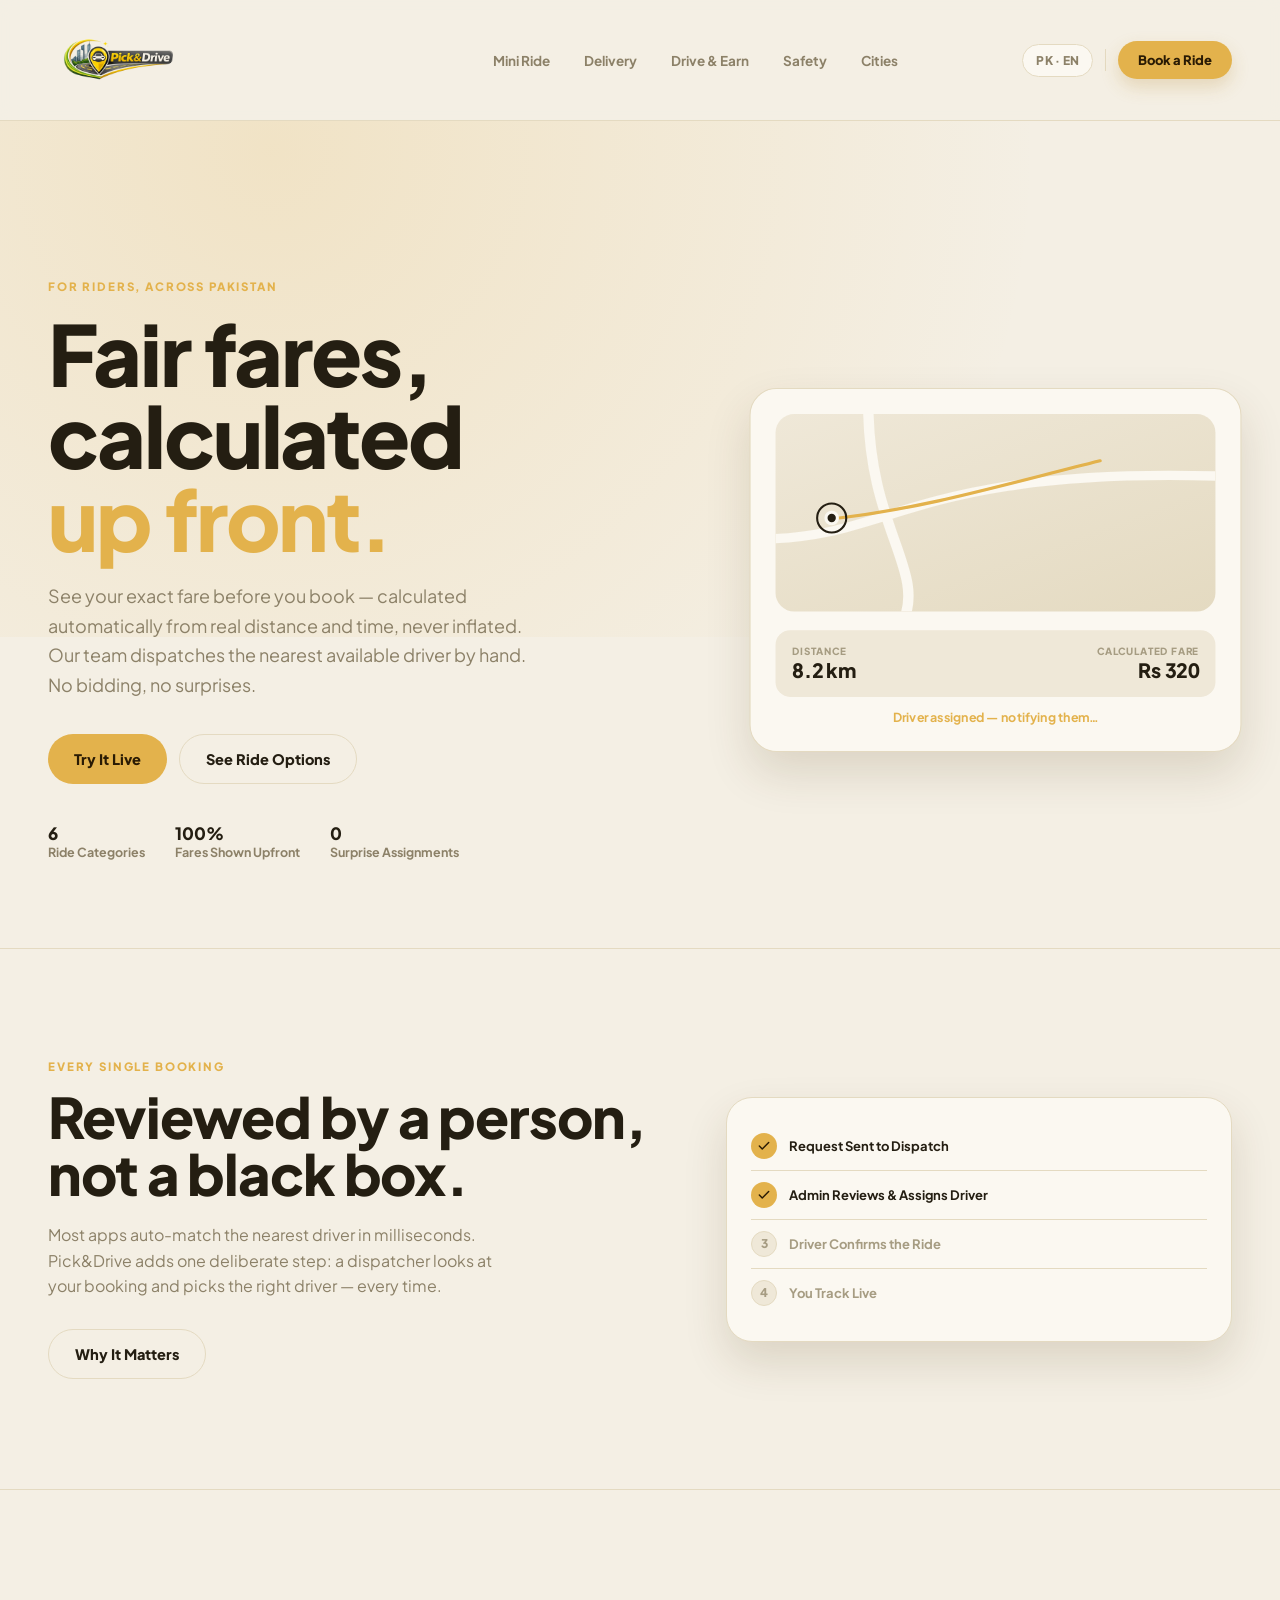
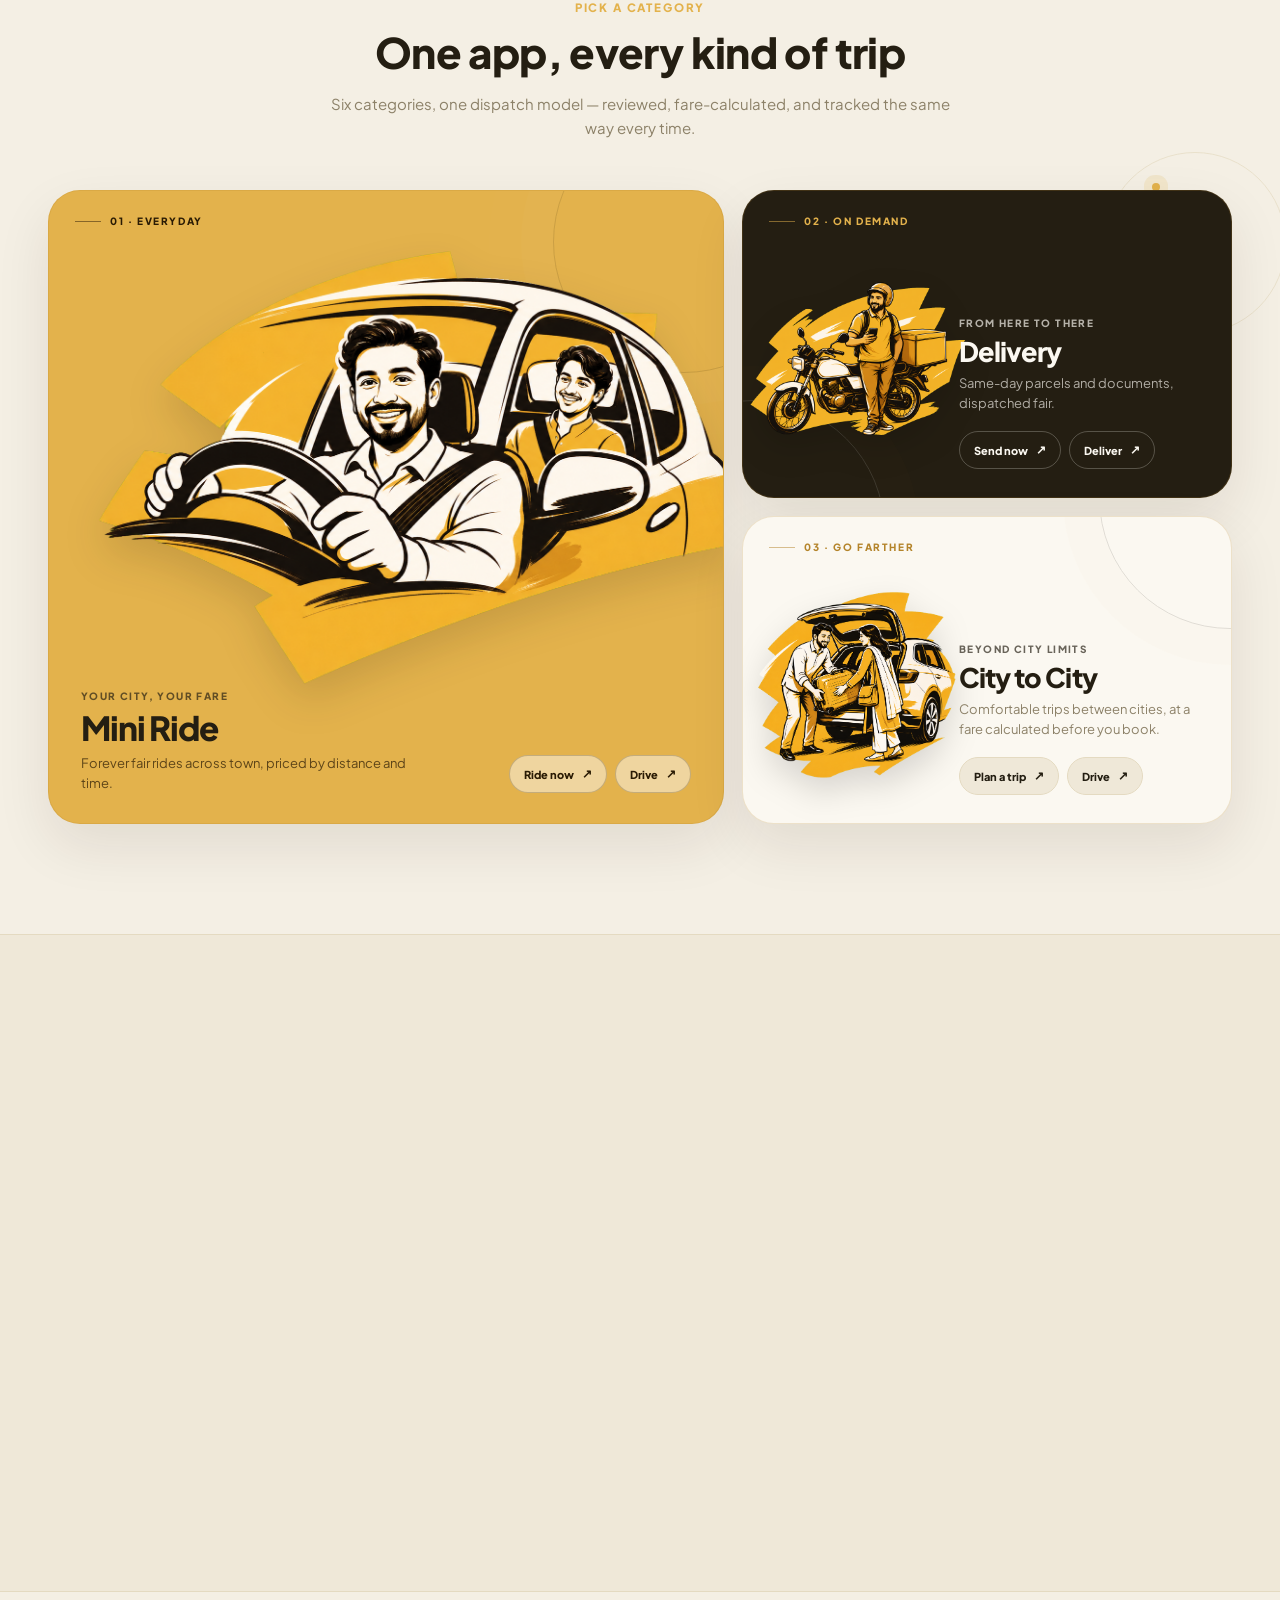
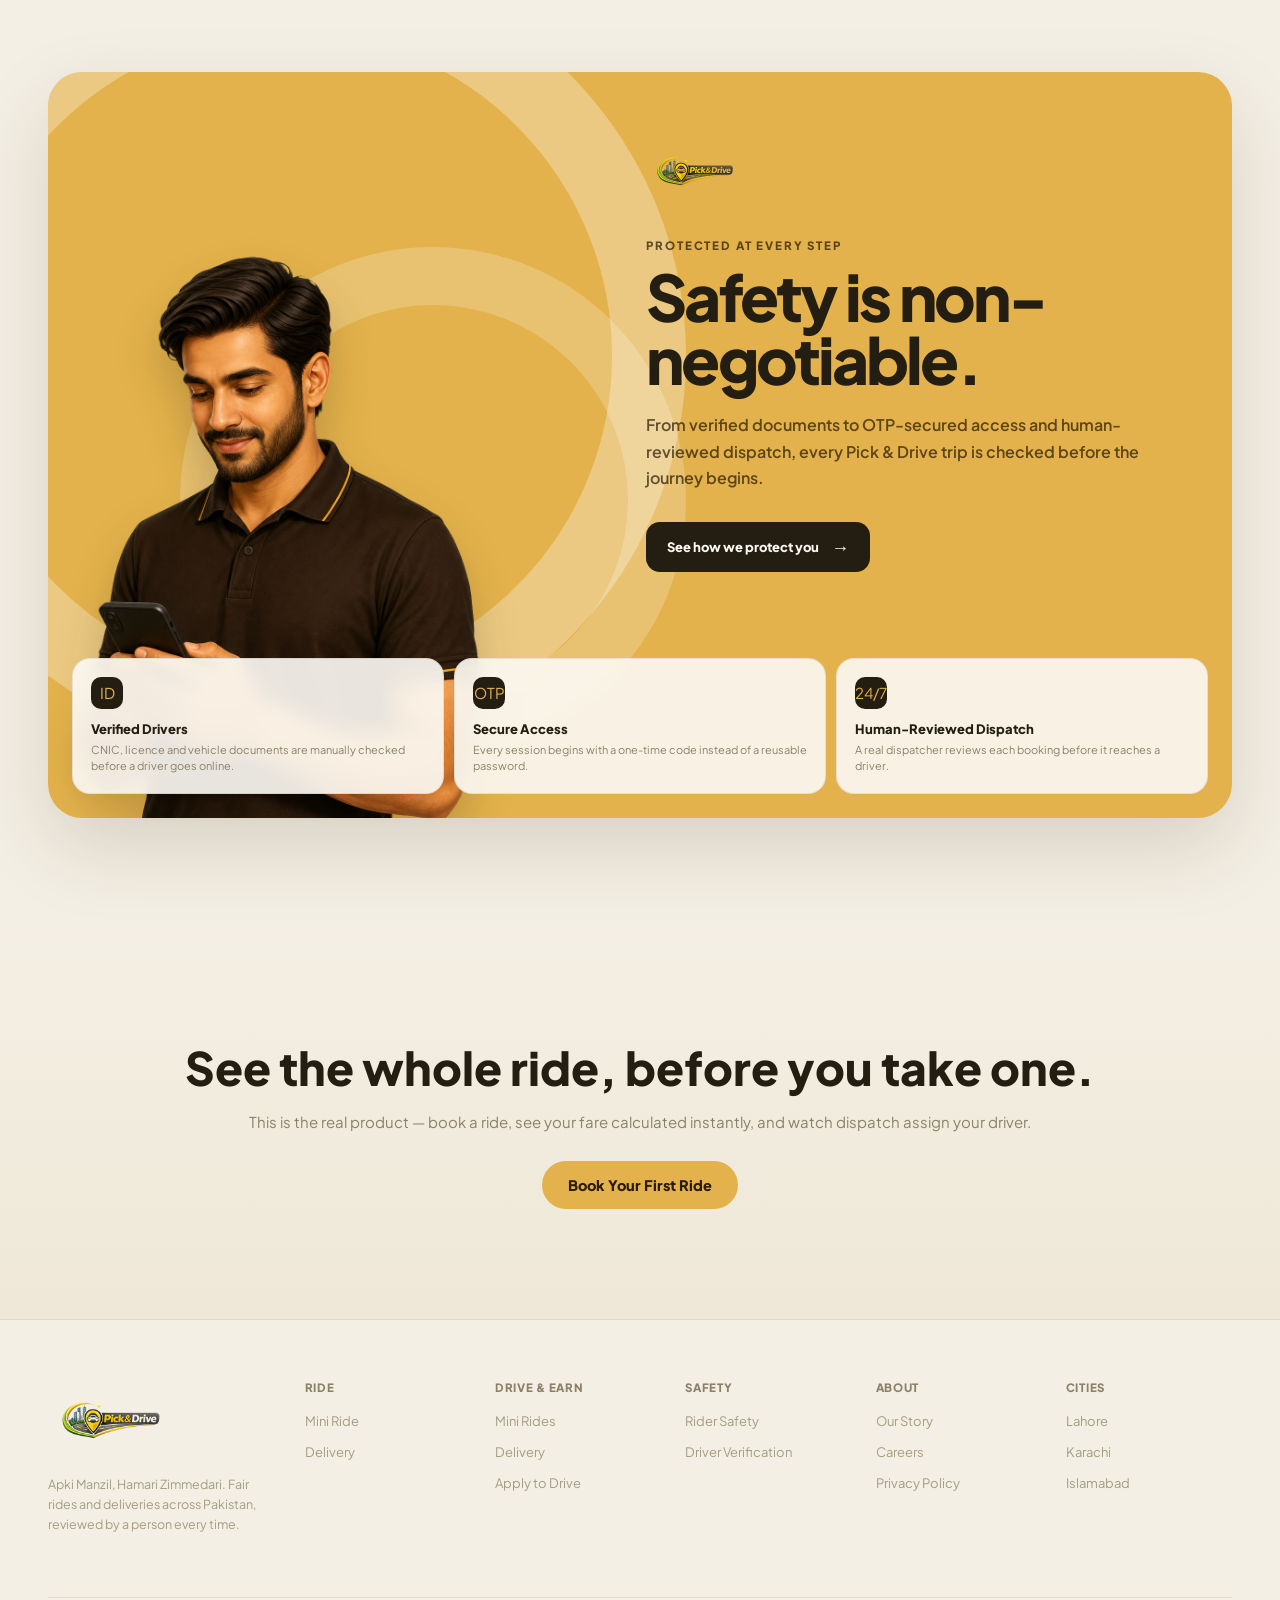
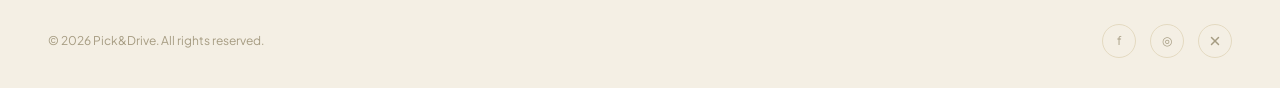
<file: index.html>
<!DOCTYPE html>
<meta charset="UTF-8">
<meta name="viewport" content="width=device-width, initial-scale=1">
<link rel="icon" type="image/png" sizes="32x32" href="/favicon-32.png">
<link rel="icon" type="image/png" sizes="16x16" href="/favicon-16.png">
<link rel="apple-touch-icon" sizes="180x180" href="/apple-touch-icon.png">
<title>Pick&Drive — Fair Fares, Decided By You</title>
<style>
  @font-face{
    font-family:"Fraunces";
    src:url([data-uri]) format("woff2");
    font-weight:300 700; font-style:normal; font-display:swap;
  }
  @font-face{
    font-family:"Plus Jakarta Sans";
    src:url([data-uri]) format("woff2");
    font-weight:300 800; font-style:normal; font-display:swap;
  }

  /* Brand-locked palette: this stays cream/gold regardless of the visitor's OS theme —
     the palette itself is the brand, not something that should flip to inDrive-style dark. */
  :root{
    --bg:#F4EFE4; --bg-alt:#EFE8D8; --bg-card:#FBF8F1;
    --gold:#E3B24C; --gold-deep:#B4842A; --gold-ink:#2A1B04;
    --ink:#241E12; --muted:#8C8168; --dim:#A69C82; --line:#E4DAC1;
    --shadow:0 20px 44px rgba(70,50,10,0.14);
  }
  *{ box-sizing:border-box; }
  html{ scroll-behavior:smooth; }
  body{
    margin:0; background:var(--bg); color:var(--ink);
    font-family:"Plus Jakarta Sans", -apple-system, "Segoe UI", sans-serif;
    -webkit-font-smoothing:antialiased;
  }
  a{ color:inherit; text-decoration:none; }
  .wrap{ max-width:1240px; margin:0 auto; padding:0 28px; }
  .eyebrow{ font-size:11.5px; font-weight:800; letter-spacing:.16em; text-transform:uppercase; color:var(--gold); }

  /* ---------------- NAV ---------------- */
  nav.topnav{ position:sticky; top:0; z-index:50; background:color-mix(in srgb, var(--bg) 92%, transparent); backdrop-filter:blur(10px); border-bottom:1px solid var(--line); }
  .topnav-inner{ display:flex; align-items:center; justify-content:space-between; padding:14px 28px; max-width:1240px; margin:0 auto; gap:24px; }
  .wordmark{ font-family:"Fraunces",serif; font-weight:600; font-size:19px; display:flex; align-items:baseline; gap:1px; flex:0 0 auto; }
  .wordmark em{ font-style:normal; color:var(--gold-ink); background:var(--gold); padding:0 6px; border-radius:5px; }
  .brand-logo{ display:block; width:320px; height:92px; object-fit:contain; object-position:left center; flex:0 0 auto; }
  .nav-links{ display:flex; gap:4px; font-size:13.5px; font-weight:700; color:var(--muted); flex:1; justify-content:center; }
  .nav-links a{ padding:9px 15px; border-radius:99px; transition:background .2s ease,color .2s ease; }
  .nav-links a:hover{ color:var(--ink); background:color-mix(in srgb, var(--gold) 12%, transparent); }
  .nav-right{ display:flex; align-items:center; gap:12px; flex:0 0 auto; }
  .nav-lang{ display:flex; align-items:center; gap:5px; font-size:12px; font-weight:800; letter-spacing:.02em; color:var(--muted); background:var(--bg-card); border:1px solid var(--line); padding:8px 13px; border-radius:99px; }
  .nav-divider{ width:1px; height:22px; background:var(--line); }
  .nav-cta{ background:var(--gold); color:var(--gold-ink); font-weight:800; font-size:13px; padding:11px 20px; border-radius:30px; box-shadow:0 8px 18px rgba(180,132,42,.24); transition:transform .15s ease,box-shadow .15s ease; }
  .nav-cta:hover{ transform:translateY(-1px); box-shadow:0 10px 22px rgba(180,132,42,.3); }

  .nav-toggle{ display:none; flex-direction:column; justify-content:center; align-items:center; gap:5px; width:40px; height:40px; border:1px solid var(--line); border-radius:11px; background:var(--bg-card); cursor:pointer; padding:0; flex-shrink:0; }
  .nav-toggle span{ display:block; width:18px; height:2px; background:var(--ink); border-radius:2px; transition:transform .25s ease,opacity .25s ease; }
  .nav-toggle.open span:nth-child(1){ transform:translateY(7px) rotate(45deg); }
  .nav-toggle.open span:nth-child(2){ opacity:0; }
  .nav-toggle.open span:nth-child(3){ transform:translateY(-7px) rotate(-45deg); }
  .mobile-nav-panel{ display:none; flex-direction:column; padding:14px 18px 18px; border-top:1px solid var(--line); background:var(--bg-card); max-width:1240px; margin:0 auto; }
  .mobile-nav-panel.open{ display:flex; }
  .mobile-nav-cta{ background:var(--gold); color:var(--gold-ink); font-weight:800; font-size:14.5px; text-align:center; padding:15px; border-radius:99px; margin-bottom:10px; }
  .mobile-nav-panel a:not(.mobile-nav-cta){ padding:14px 4px; font-size:15px; font-weight:700; color:var(--ink); border-bottom:1px solid var(--line); }
  .mobile-nav-panel a:last-child{ border-bottom:0; }

  @media (max-width:900px){ .nav-links{ display:none; } .nav-toggle{ display:flex; } }
  @media (max-width:560px){
    .topnav-inner{ padding:14px 16px; gap:10px; }
    .brand-logo{ width:270px; height:79px; }
    .nav-lang{ display:none; }
    .nav-divider{ display:none; }
    .nav-cta{ display:none; }
    .nav-toggle{ width:42px; height:42px; }
  }

  section{ padding:110px 0; }
  @media (max-width:720px){ section{ padding:72px 0; } }

  /* ---------------- STACKED HEROES ---------------- */
  .stack-hero{ border-bottom:1px solid var(--line); position:relative; overflow:hidden; }
  .stack-hero .wrap{ display:grid; grid-template-columns:1.1fr .9fr; gap:60px; align-items:center; }
  @media (max-width:940px){ .stack-hero .wrap{ grid-template-columns:1fr; } }
  .stack-hero h1, .stack-hero h2{
    font-weight:800; font-size:clamp(32px,5vw,56px); line-height:1.02; letter-spacing:-0.02em;
    margin:14px 0 20px; text-wrap:balance;
  }
  .stack-hero .accent{ color:var(--gold); }
  .stack-hero p{ font-size:16px; line-height:1.6; color:var(--muted); max-width:460px; margin:0 0 30px; }
  .btn{ display:inline-flex; align-items:center; gap:8px; padding:15px 26px; border-radius:32px; font-weight:800; font-size:14.5px; cursor:pointer; border:none; transition:transform .15s ease; }
  .btn:hover{ transform:translateY(-2px); }
  .btn.primary{ background:var(--gold); color:var(--gold-ink); }
  .btn.ghost{ background:transparent; border:1.5px solid var(--line); color:var(--ink); }
  .btn-row{ display:flex; gap:12px; flex-wrap:wrap; }

  /* ---------------- MEGA HERO (inDrive-scale opener) ---------------- */
  .mega-hero{
    min-height:92vh; display:flex; align-items:center; border-bottom:1px solid var(--line);
    position:relative; overflow:hidden; padding:140px 0 70px;
  }
  .mega-hero::before{
    content:""; position:absolute; inset:-15% -10% auto -10%; height:640px; pointer-events:none;
    background:radial-gradient(circle at 26% 24%, color-mix(in srgb, var(--gold) 20%, transparent), transparent 62%);
  }
  .mega-hero .wrap{ display:grid; grid-template-columns:1.15fr .85fr; gap:70px; align-items:center; position:relative; z-index:1; }
  @media (max-width:940px){ .mega-hero .wrap{ grid-template-columns:1fr; } .mega-hero{ min-height:auto; padding:96px 0 60px; } }
  .mega-hero h1{
    font-weight:800; font-size:clamp(40px,7vw,84px); line-height:0.98; letter-spacing:-0.025em;
    margin:18px 0 22px; text-wrap:balance;
  }
  .mega-hero .accent{ color:var(--gold); }
  .mega-hero p{ font-size:18px; line-height:1.65; color:var(--muted); max-width:480px; margin:0 0 34px; }
  .hero-stats{ display:flex; gap:30px; flex-wrap:wrap; margin-top:38px; }
  .hero-stats div{ font-size:12.5px; font-weight:700; color:var(--muted); }
  .hero-stats b{ font-size:17px; font-weight:800; color:var(--ink); display:block; }
  .mega-visual{ transform:scale(1.04); }
  @media (max-width:940px){ .mega-visual{ transform:none; } }

  @media (max-width:560px){
    .mega-hero{ padding:80px 0 48px; }
    .eyebrow{ display:inline-block; background:color-mix(in srgb, var(--gold) 15%, transparent); padding:6px 14px; border-radius:99px; font-size:10px; }
    .mega-hero h1{ font-size:clamp(32px,10vw,44px); line-height:1.04; margin:14px 0 14px; }
    .mega-hero p{ font-size:15.5px; line-height:1.6; margin:0 0 24px; }
    .btn-row{ flex-direction:column; }
    .mega-hero .btn-row .btn{ width:100%; justify-content:center; padding:16px 22px; }
    .hero-stats{ gap:0; margin-top:26px; background:var(--bg-card); border:1px solid var(--line); border-radius:18px; padding:16px 4px; box-shadow:var(--shadow); }
    .hero-stats div{ flex:1 1 0; min-width:0; text-align:center; border-right:1px solid var(--line); padding:0 4px; font-size:10.5px; line-height:1.3; }
    .hero-stats div:last-child{ border-right:0; }
    .hero-stats b{ font-size:19px; margin-bottom:2px; }
  }

  /* hero visual: fixed-fare dispatch mock card */
  .visual-card{ background:var(--bg-card); border:1px solid var(--line); border-radius:26px; padding:24px; position:relative; box-shadow:var(--shadow); }
  .vc-map{ position:relative; height:190px; border-radius:18px; overflow:hidden; background:linear-gradient(160deg,var(--bg-alt),var(--line)); margin-bottom:18px; }
  .vc-map svg{ position:absolute; inset:0; width:100%; height:100%; }
  .vc-road{ stroke:var(--bg-card); stroke-width:9; fill:none; stroke-linecap:round; }
  .vc-route{ stroke:var(--gold); stroke-width:3; fill:none; stroke-dasharray:1 9; stroke-linecap:round; }
  .vc-dot{ width:14px; height:14px; border-radius:50%; background:var(--ink); border:3px solid var(--bg-card); position:absolute; }
  .vc-ring{ position:absolute; width:30px; height:30px; border-radius:50%; border:2px solid var(--ink); animation:ringPing 2s ease-out infinite; }
  @keyframes ringPing{ 0%{ transform:scale(.35); opacity:.55;} 100%{ transform:scale(1.7); opacity:0;} }
  .vc-pin{ position:absolute; }
  .fare-row{ display:flex; justify-content:space-between; align-items:center; background:var(--bg-alt); border-radius:14px; padding:14px 16px; }
  .fare-row .l{ font-size:9.5px; font-weight:800; text-transform:uppercase; letter-spacing:.06em; color:var(--dim); }
  .fare-row .v{ font-size:19px; font-weight:800; font-variant-numeric:tabular-nums; }
  .fare-status{ font-size:12px; font-weight:700; color:var(--gold); text-align:center; margin-top:12px; min-height:16px; }

  .dispatch-visual .step-row{ display:flex; align-items:center; gap:12px; padding:11px 0; border-bottom:1px solid var(--line); }
  .dispatch-visual .step-row:last-child{ border-bottom:none; }
  .step-badge{ width:26px; height:26px; border-radius:50%; display:flex; align-items:center; justify-content:center; font-size:12px; font-weight:800; flex:0 0 auto; }
  .step-badge.done{ background:var(--gold); color:var(--gold-ink); }
  .step-badge.todo{ background:var(--bg-alt); color:var(--dim); border:1px solid var(--line); }
  .step-txt{ font-size:13px; font-weight:700; }
  .step-txt.dim{ color:var(--dim); }

  /* ---------------- SECTION HEAD (light sections) ---------------- */
  .section-head{ max-width:640px; margin:0 auto 50px; text-align:center; }
  .section-head h2{ font-weight:800; font-size:clamp(28px,3.6vw,42px); margin:10px 0 14px; text-wrap:balance; letter-spacing:-0.015em; }
  .section-head p{ color:var(--muted); font-size:15px; line-height:1.6; margin:0; }

  .reveal{ opacity:0; transform:translateY(24px); transition:opacity .6s cubic-bezier(.22,.68,.35,1.01), transform .6s cubic-bezier(.22,.68,.35,1.01); }
  .reveal.in{ opacity:1; transform:translateY(0); }

  /* ---------------- MOBILITY MAP ---------------- */
  .rides-shell{ position:relative; }
  .rides-shell::before{ content:""; position:absolute; inset:-38px -54px auto auto; width:180px; height:180px; border:1px solid var(--line); border-radius:50%; opacity:.7; pointer-events:none; }
  .rides-shell::after{ content:""; position:absolute; top:-7px; right:72px; width:8px; height:8px; border-radius:50%; background:var(--gold); box-shadow:0 0 0 8px rgba(227,178,76,.16); pointer-events:none; }
  .service-grid{ display:grid; grid-template-columns:minmax(0,1.16fr) minmax(340px,.84fr); grid-template-rows:repeat(2,minmax(280px,auto)); gap:18px; position:relative; z-index:1; }
  .service-card{ position:relative; isolation:isolate; overflow:hidden; min-height:280px; border:1px solid rgba(180,132,42,.2); border-radius:32px; box-shadow:0 22px 55px rgba(42,27,4,.09); transition:transform .35s cubic-bezier(.22,.68,.35,1.01),box-shadow .35s ease; }
  .service-card:hover{ transform:translateY(-6px); box-shadow:0 30px 70px rgba(42,27,4,.14); }
  .service-card.city{ grid-row:1 / span 2; min-height:578px; background:var(--gold); }
  .service-card.delivery{ background:var(--ink); color:var(--bg-card); }
  .service-card.intercity{ background:var(--bg-card); }
  .service-card::before{ content:""; position:absolute; z-index:-1; width:260px; height:260px; border-radius:50%; border:1px solid currentColor; opacity:.12; }
  .service-card.city::before{ right:-92px; top:-80px; box-shadow:0 0 0 32px rgba(255,255,255,.12),0 0 0 64px rgba(255,255,255,.08); }
  .service-card.delivery::before{ left:-120px; bottom:-165px; box-shadow:0 0 0 34px rgba(227,178,76,.12); }
  .service-card.intercity::before{ right:-130px; top:-150px; box-shadow:0 0 0 36px rgba(227,178,76,.13); }
  .svc-number{ position:absolute; top:24px; left:26px; z-index:3; display:flex; align-items:center; gap:9px; font-size:10px; font-weight:800; letter-spacing:.16em; text-transform:uppercase; }
  .svc-number::before{ content:""; width:26px; height:1px; background:currentColor; opacity:.5; }
  .service-card.city .svc-number{ color:var(--gold-ink); }
  .service-card.delivery .svc-number{ color:var(--gold); }
  .service-card.intercity .svc-number{ color:var(--gold-deep); }
  .service-card.city .svc-art{ position:absolute; inset:70px -8% 142px 2%; display:flex; align-items:center; justify-content:center; }
  .service-card.city .svc-art img{ width:115%; height:115%; object-fit:contain; filter:drop-shadow(0 18px 20px rgba(42,27,4,.15)); transition:transform .45s cubic-bezier(.22,.68,.35,1.01); }
  .service-card.city:hover .svc-art img{ transform:scale(1.025) rotate(-1deg); }
  .service-card.city .svc-body{ position:absolute; z-index:2; left:32px; right:32px; bottom:30px; display:grid; grid-template-columns:1fr auto; align-items:end; gap:22px; }
  .svc-kicker{ display:block; margin-bottom:9px; font-size:10px; font-weight:800; letter-spacing:.14em; text-transform:uppercase; opacity:.68; }
  .svc-body h3{ font-family:"Plus Jakarta Sans",sans-serif; font-size:clamp(25px,2.6vw,38px); font-weight:800; letter-spacing:-.035em; margin:0 0 8px; line-height:1; }
  .svc-body p{ font-size:13px; line-height:1.55; margin:0; max-width:330px; }
  .service-card.city .svc-body p{ color:rgba(42,27,4,.72); }
  .service-card:not(.city){ display:grid; grid-template-columns:minmax(145px,.85fr) 1.15fr; align-items:end; padding:58px 28px 28px 18px; }
  .service-card:not(.city) .svc-art{ align-self:stretch; display:flex; align-items:center; justify-content:center; min-width:0; }
  .service-card:not(.city) .svc-art img{ width:135%; max-width:none; height:220px; object-fit:contain; filter:drop-shadow(0 14px 16px rgba(0,0,0,.14)); transition:transform .4s cubic-bezier(.22,.68,.35,1.01); }
  .service-card:not(.city):hover .svc-art img{ transform:translateY(-5px) scale(1.03); }
  .service-card:not(.city) .svc-body{ position:relative; z-index:2; padding-left:10px; }
  .service-card:not(.city) .svc-body h3{ font-size:27px; }
  .service-card.delivery .svc-body p{ color:rgba(251,248,241,.66); }
  .service-card.intercity .svc-body p{ color:var(--muted); }
  .service-links{ display:flex; flex-wrap:wrap; gap:8px; margin-top:18px; }
  .service-links a{ min-height:38px; padding:10px 14px; border-radius:999px; font-size:11px; font-weight:800; line-height:1; display:inline-flex; align-items:center; gap:8px; border:1px solid currentColor; transition:background .2s ease,color .2s ease,transform .2s ease; }
  .service-links a::after{ content:"\2197"; font-size:12px; }
  .service-links a:hover{ transform:translateY(-2px); }
  .service-card.city .service-links a{ color:var(--gold-ink); background:rgba(251,248,241,.5); border-color:rgba(42,27,4,.22); }
  .service-card.city .service-links a:hover{ background:var(--bg-card); }
  .service-card.delivery .service-links a{ color:var(--bg-card); border-color:rgba(251,248,241,.24); }
  .service-card.delivery .service-links a:hover{ color:var(--gold-ink); background:var(--gold); border-color:var(--gold); }
  .service-card.intercity .service-links a{ color:var(--ink); border-color:var(--line); background:var(--bg-alt); }
  .service-card.intercity .service-links a:hover{ background:var(--gold); border-color:var(--gold); }
  @media (max-width:900px){ .service-grid{ grid-template-columns:1fr; grid-template-rows:auto; } .service-card.city{ grid-row:auto; min-height:540px; } .service-card:not(.city){ min-height:300px; } }
  @media (max-width:560px){
    .rides-shell::before,.rides-shell::after{ display:none; }
    .service-card{ border-radius:22px; }
    .service-grid{ grid-template-columns:1fr 1fr; gap:12px; }
    .service-card.city{ grid-column:1 / -1; order:2; min-height:420px; }
    .service-card.city .svc-art{ inset:60px -20% 150px -6%; }
    .service-card.city .svc-body{ left:20px; right:20px; bottom:20px; grid-template-columns:1fr; gap:14px; }
    .service-card.city .svc-body h3{ font-size:28px; }
    .service-card:not(.city){ order:1; grid-template-columns:1fr; align-items:stretch; padding:16px 14px 14px; min-height:0; }
    .service-card:not(.city) .svc-number{ position:static; margin-bottom:10px; font-size:8.5px; }
    .service-card:not(.city) .svc-art{ height:88px; }
    .service-card:not(.city) .svc-art img{ width:88%; height:96px; }
    .service-card:not(.city) .svc-body{ padding-left:0; }
    .service-card:not(.city) .svc-kicker{ font-size:8.5px; margin-bottom:5px; }
    .service-card:not(.city) .svc-body h3{ font-size:19px; margin-bottom:5px; }
    .service-card:not(.city) .svc-body p{ font-size:11.5px; max-width:none; }
    .service-card:not(.city) .service-links{ display:none; }
  }

  /* ---------------- EARN / DRIVE SECTION ---------------- */
  .earn{ background:var(--bg-alt); border-top:1px solid var(--line); border-bottom:1px solid var(--line); }
  .earn-grid{ display:grid; grid-template-columns:1fr 1fr; gap:60px; align-items:center; }
  @media (max-width:900px){ .earn-grid{ grid-template-columns:1fr; } }
  .earn h2{ font-weight:800; font-size:clamp(28px,3.8vw,42px); margin:14px 0 16px; text-wrap:balance; }
  .earn p.lede{ color:var(--muted); font-size:15px; line-height:1.65; max-width:460px; margin:0 0 26px; }
  .earn-list{ list-style:none; margin:0 0 30px; padding:0; display:flex; flex-direction:column; gap:14px; }
  .earn-list li{ display:flex; gap:12px; font-size:14px; font-weight:600; }
  .earn-list .chk{ color:var(--gold); flex:0 0 auto; }
  .earn-stats{ display:grid; grid-template-columns:repeat(3,1fr); gap:14px; }
  .earn-stat{ background:var(--bg-card); border:1px solid var(--line); border-radius:16px; padding:18px 14px; text-align:center; box-shadow:var(--shadow); }
  .earn-stat .n{ font-size:24px; font-weight:800; color:var(--gold); }
  .earn-stat .l{ font-size:10.5px; font-weight:700; color:var(--muted); text-transform:uppercase; letter-spacing:.04em; margin-top:4px; }

  /* ---------------- SAFETY CAMPAIGN ---------------- */
  .safety{ padding:80px 0 110px; }
  .safety-stage{ position:relative; min-height:650px; overflow:hidden; border-radius:34px; background:var(--gold); box-shadow:0 30px 80px rgba(42,27,4,.14); isolation:isolate; }
  .safety-stage::before{ content:""; position:absolute; z-index:-1; left:-160px; top:-115px; width:650px; height:650px; border:74px solid rgba(251,248,241,.32); border-radius:50%; }
  .safety-stage::after{ content:""; position:absolute; z-index:-1; left:132px; top:175px; width:390px; height:390px; border:58px solid rgba(251,248,241,.22); border-radius:50%; }
  .safety-person{ position:absolute; z-index:1; left:-14px; bottom:-95px; width:min(51%,590px); height:710px; object-fit:contain; object-position:left bottom; filter:drop-shadow(0 24px 22px rgba(42,27,4,.2)); }
  .safety-copy{ position:relative; z-index:2; width:52%; margin-left:auto; padding:68px 66px 48px 30px; text-align:left; }
  .safety-brand{ width:170px; height:64px; object-fit:contain; object-position:left center; margin-bottom:30px; }
  .safety-copy .eyebrow{ color:var(--gold-ink); opacity:.72; }
  .safety h2{ font-weight:800; font-size:clamp(38px,5vw,64px); letter-spacing:-.045em; line-height:.98; margin:12px 0 22px; max-width:590px; text-wrap:balance; }
  .safety-copy > p{ color:rgba(42,27,4,.72); font-size:16px; font-weight:600; line-height:1.65; max-width:580px; margin:0 0 30px; }
  .safety-action{ display:inline-flex; align-items:center; gap:12px; background:var(--ink); color:var(--bg-card); min-height:50px; padding:0 21px; border-radius:14px; font-size:13px; font-weight:800; }
  .safety-action::after{ content:"\2192"; font-size:18px; transition:transform .2s ease; }
  .safety-action:hover::after{ transform:translateX(4px); }
  .safety-grid{ position:relative; z-index:3; display:grid; grid-template-columns:repeat(3,1fr); gap:10px; margin:38px 24px 24px; text-align:left; }
  .safety-card{ min-height:116px; background:rgba(251,248,241,.92); border:1px solid rgba(42,27,4,.09); border-radius:18px; padding:18px; backdrop-filter:blur(8px); }
  .safety-card .ic{ width:32px; height:32px; display:flex; align-items:center; justify-content:center; border-radius:10px; background:var(--ink); color:var(--gold); font-size:15px; margin-bottom:12px; }
  .safety-card h3{ font-size:13px; font-weight:800; margin:0 0 5px; }
  .safety-card p{ font-size:11px; color:var(--muted); line-height:1.5; margin:0; max-width:none; }
  @media (max-width:900px){ .safety-stage{ min-height:auto; padding-top:460px; } .safety-person{ top:-25px; bottom:auto; left:50%; transform:translateX(-50%); width:520px; max-width:90%; height:520px; object-position:center bottom; } .safety-copy{ width:auto; margin:0; padding:42px 34px 20px; } .safety-copy > p{ max-width:680px; } }
  @media (max-width:700px){ .safety{ padding:58px 0 72px; } .safety-stage{ padding-top:360px; border-radius:26px; } .safety-person{ height:410px; width:410px; } .safety-copy{ padding:32px 22px 12px; } .safety-brand{ width:138px; height:52px; margin-bottom:18px; } .safety h2{ font-size:38px; } .safety-grid{ grid-template-columns:1fr; margin:28px 12px 12px; } .safety-card{ min-height:auto; } }

  /* ---------------- CTA BAND ---------------- */
  .cta-band{ text-align:center; background:linear-gradient(180deg,var(--bg),var(--bg-alt)); }
  .cta-band h2{ font-weight:800; font-size:clamp(30px,4.2vw,46px); margin:0 0 16px; text-wrap:balance; }
  .cta-band p{ color:var(--muted); font-size:15px; margin:0 0 30px; }

  /* ---------------- FOOTER ---------------- */
  footer{ border-top:1px solid var(--line); padding:60px 0 30px; }
  .footer-grid{ display:grid; grid-template-columns:1.4fr repeat(5,1fr); gap:24px; margin-bottom:50px; }
  @media (max-width:900px){ .footer-grid{ grid-template-columns:repeat(2,1fr); } }
  .footer-brand .wordmark{ margin-bottom:10px; }
  .footer-logo{ display:block; width:205px; height:82px; object-fit:contain; object-position:left center; margin:0 0 12px; }
  .footer-brand p{ font-size:12.5px; color:var(--dim); line-height:1.6; max-width:220px; }
  .footer-col h4{ font-size:11.5px; font-weight:800; text-transform:uppercase; letter-spacing:.06em; color:var(--muted); margin:0 0 14px; }
  .footer-col ul{ list-style:none; margin:0; padding:0; display:flex; flex-direction:column; gap:10px; }
  .footer-col a{ font-size:13px; color:var(--dim); }
  .footer-col a:hover{ color:var(--ink); }
  .footer-bottom{ display:flex; justify-content:space-between; align-items:center; flex-wrap:wrap; gap:14px; padding-top:26px; border-top:1px solid var(--line); font-size:12px; color:var(--dim); }
  .footer-social{ display:flex; gap:14px; }
  .footer-social a{ width:34px; height:34px; border-radius:50%; border:1px solid var(--line); display:flex; align-items:center; justify-content:center; }

  @media (prefers-reduced-motion: reduce){
    .reveal{ opacity:1 !important; transform:none !important; transition:none !important; }
    .vc-ring{ animation:none !important; }
  }
</style>

<nav class="topnav">
  <div class="topnav-inner">
    <a href="#" aria-label="Pick and Drive home"><img class="brand-logo" src="src/codex%20generated%20graphics/brand/pick-and-drive-logo.png" alt="Pick and Drive" /></a>
    <div class="nav-links">
      <a href="#rides">Mini Ride</a>
      <a href="#rides">Delivery</a>
      <a href="#earn">Drive &amp; Earn</a>
      <a href="#safety">Safety</a>
      <a href="#cities">Cities</a>
    </div>
    <div class="nav-right">
      <span class="nav-lang">PK &middot; EN</span>
      <span class="nav-divider" aria-hidden="true"></span>
      <a class="nav-cta" href="https://pickanddrive.pk/app/">Book a Ride</a>
      <button class="nav-toggle" id="navToggle" aria-label="Open menu" aria-expanded="false">
        <span></span><span></span><span></span>
      </button>
    </div>
  </div>
  <div class="mobile-nav-panel" id="mobileNavPanel">
    <a class="mobile-nav-cta" href="https://pickanddrive.pk/app/">Book a Ride</a>
    <a href="#rides">Mini Ride</a>
    <a href="#rides">Delivery</a>
    <a href="#earn">Drive &amp; Earn</a>
    <a href="#safety">Safety</a>
    <a href="#cities">Cities</a>
  </div>
</nav>

<!-- MEGA HERO: Rider / fixed fare -->
<header class="mega-hero">
  <div class="wrap">
    <div class="reveal in">
      <div class="eyebrow">For Riders, Across Pakistan</div>
      <h1>Fair fares, calculated <span class="accent">up front.</span></h1>
      <p>See your exact fare before you book — calculated automatically from real distance and time, never inflated. Our team dispatches the nearest available driver by hand. No bidding, no surprises.</p>
      <div class="btn-row">
        <a class="btn primary" href="https://pickanddrive.pk/app/">Try It Live</a>
        <a class="btn ghost" href="#rides">See Ride Options</a>
      </div>
      <div class="hero-stats">
        <div><b>6</b> Ride Categories</div>
        <div><b>100%</b> Fares Shown Upfront</div>
        <div><b>0</b> Surprise Assignments</div>
      </div>
    </div>
    <div class="reveal in">
      <div class="visual-card mega-visual">
        <div class="vc-map">
          <svg viewBox="0 0 380 190" preserveAspectRatio="none">
            <path class="vc-road" d="M-10 120 C 100 120, 120 50, 390 60"/>
            <path class="vc-road" d="M80 -10 C 80 110, 130 150, 110 200"/>
            <path class="vc-route" id="heroRoute" d="M55 100 C 130 90, 190 70, 280 45"/>
          </svg>
          <div class="vc-dot" style="left:47px; top:93px;"></div>
          <div class="vc-ring" style="left:39px; top:85px;"></div>
          <div class="vc-pin" style="left:266px; top:32px;">
            <svg width="24" height="30" viewBox="0 0 24 31" fill="var(--ink)"><path d="M12 31C12 31 23 18.7 23 12A11 11 0 1 0 1 12C1 18.7 12 31 12 31Z"/><circle cx="12" cy="12" r="4.5" fill="var(--gold)"/></svg>
          </div>
        </div>
        <div class="fare-row"><div><div class="l">Distance</div><div class="v">8.2 km</div></div><div style="text-align:right;"><div class="l">Calculated Fare</div><div class="v">Rs <span id="demoFare">320</span></div></div></div>
        <div class="fare-status" id="demoStatus">Booking received — finding a driver…</div>
      </div>
    </div>
  </div>
</header>

<!-- HERO 3: Manual dispatch trust -->
<section class="stack-hero">
  <div class="wrap">
    <div class="reveal">
      <div class="eyebrow">Every Single Booking</div>
      <h2>Reviewed by a person, not a black box.</h2>
      <p>Most apps auto-match the nearest driver in milliseconds. Pick&amp;Drive adds one deliberate step: a dispatcher looks at your booking and picks the right driver — every time.</p>
      <div class="btn-row"><a class="btn ghost" href="#safety">Why It Matters</a></div>
    </div>
    <div class="reveal">
      <div class="visual-card dispatch-visual">
        <div class="step-row"><div class="step-badge done"><svg width="14" height="14" viewBox="0 0 24 24" fill="none" stroke="currentColor" stroke-width="2.5" stroke-linecap="round" stroke-linejoin="round" aria-hidden="true" focusable="false"><path d="M20 6 9 17l-5-5"/></svg></div><div class="step-txt">Request Sent to Dispatch</div></div>
        <div class="step-row"><div class="step-badge done"><svg width="14" height="14" viewBox="0 0 24 24" fill="none" stroke="currentColor" stroke-width="2.5" stroke-linecap="round" stroke-linejoin="round" aria-hidden="true" focusable="false"><path d="M20 6 9 17l-5-5"/></svg></div><div class="step-txt">Admin Reviews &amp; Assigns Driver</div></div>
        <div class="step-row"><div class="step-badge todo">3</div><div class="step-txt dim">Driver Confirms the Ride</div></div>
        <div class="step-row"><div class="step-badge todo">4</div><div class="step-txt dim">You Track Live</div></div>
      </div>
    </div>
  </div>
</section>

<!-- SERVICES -->
<section id="rides">
  <div class="wrap">
    <div class="section-head reveal">
      <div class="eyebrow">Pick a Category</div>
      <h2>One app, every kind of trip</h2>
      <p>Six categories, one dispatch model — reviewed, fare-calculated, and tracked the same way every time.</p>
    </div>
    <div class="rides-shell reveal">
      <div class="service-grid">
        <article class="service-card city">
          <span class="svc-number">01 &middot; Everyday</span>
          <div class="svc-art"><img src="src/codex%20generated%20graphics/city-rides.png" alt="Driver and passenger smiling inside a car" loading="lazy" /></div>
          <div class="svc-body">
            <div><span class="svc-kicker">Your city, your fare</span><h3>Mini Ride</h3><p>Forever fair rides across town, priced by distance and time.</p></div>
            <div class="service-links">
              <a href="https://pickanddrive.pk/app/">Ride now</a>
              <a href="#earn">Drive</a>
            </div>
          </div>
        </article>
        <article class="service-card delivery">
          <span class="svc-number">02 &middot; On demand</span>
          <div class="svc-art"><img src="src/codex%20generated%20graphics/delivery.png" alt="Delivery rider with his bike and parcel box" loading="lazy" /></div>
          <div class="svc-body">
            <span class="svc-kicker">From here to there</span><h3>Delivery</h3>
            <p>Same-day parcels and documents, dispatched fair.</p>
            <div class="service-links">
              <a href="https://pickanddrive.pk/app/">Send now</a>
              <a href="#earn">Deliver</a>
            </div>
          </div>
        </article>
        <article class="service-card intercity">
          <span class="svc-number">03 &middot; Go farther</span>
          <div class="svc-art"><img src="src/codex%20generated%20graphics/intercity.png" alt="Driver helping a passenger load luggage into the car" loading="lazy" /></div>
          <div class="svc-body">
            <span class="svc-kicker">Beyond city limits</span><h3>City to City</h3>
            <p>Comfortable trips between cities, at a fare calculated before you book.</p>
            <div class="service-links">
              <a href="https://pickanddrive.pk/app/">Plan a trip</a>
              <a href="#earn">Drive</a>
            </div>
          </div>
        </article>
      </div>
    </div>
  </div>
</section>

<!-- EARN / DRIVE -->
<section class="earn" id="earn">
  <div class="wrap earn-grid">
    <div class="reveal">
      <div class="eyebrow">For Drivers</div>
      <h2>Drive on your terms, know your earnings upfront.</h2>
      <p class="lede">Pick&amp;Drive never auto-assigns you a ride you didn't see coming. Every request shows the pickup, drop and calculated fare before you accept — simple accept or decline, no back-and-forth.</p>
      <ul class="earn-list">
        <li><span class="chk"><svg width="14" height="14" viewBox="0 0 24 24" fill="none" stroke="currentColor" stroke-width="2.5" stroke-linecap="round" stroke-linejoin="round" aria-hidden="true" focusable="false"><path d="M20 6 9 17l-5-5"/></svg></span>See the full fare before accepting, always</li>
        <li><span class="chk"><svg width="14" height="14" viewBox="0 0 24 24" fill="none" stroke="currentColor" stroke-width="2.5" stroke-linecap="round" stroke-linejoin="round" aria-hidden="true" focusable="false"><path d="M20 6 9 17l-5-5"/></svg></span>Fixed commission — no hidden cuts from your fare</li>
        <li><span class="chk"><svg width="14" height="14" viewBox="0 0 24 24" fill="none" stroke="currentColor" stroke-width="2.5" stroke-linecap="round" stroke-linejoin="round" aria-hidden="true" focusable="false"><path d="M20 6 9 17l-5-5"/></svg></span>Weekly payouts straight to your wallet</li>
      </ul>
      <div class="btn-row"><a class="btn primary" href="https://pickanddrive.pk/app/">Apply to Drive</a></div>
    </div>
    <div class="reveal">
      <div class="earn-stats">
        <div class="earn-stat"><div class="n">6</div><div class="l">Ride Categories</div></div>
        <div class="earn-stat"><div class="n">100%</div><div class="l">Fares Shown Upfront</div></div>
        <div class="earn-stat"><div class="n">0</div><div class="l">Surprise Assignments</div></div>
      </div>
    </div>
  </div>
</section>

<!-- SAFETY -->
<section id="safety" class="safety">
  <div class="wrap">
    <div class="safety-stage reveal">
      <img class="safety-person" src="src/codex%20generated%20graphics/safety-driver.png" alt="Pick and Drive driver checking a verified trip on his phone" loading="lazy" />
      <div class="safety-copy">
        <img class="safety-brand" src="src/codex%20generated%20graphics/brand/pick-and-drive-logo.png" alt="" aria-hidden="true" />
        <div class="eyebrow">Protected at every step</div>
        <h2>Safety is non-negotiable.</h2>
        <p>From verified documents to OTP-secured access and human-reviewed dispatch, every Pick &amp; Drive trip is checked before the journey begins.</p>
        <a class="safety-action" href="#safety-details">See how we protect you</a>
      </div>
      <div class="safety-grid" id="safety-details">
        <article class="safety-card"><div class="ic" aria-hidden="true">ID</div><h3>Verified Drivers</h3><p>CNIC, licence and vehicle documents are manually checked before a driver goes online.</p></article>
        <article class="safety-card"><div class="ic" aria-hidden="true">OTP</div><h3>Secure Access</h3><p>Every session begins with a one-time code instead of a reusable password.</p></article>
        <article class="safety-card"><div class="ic" aria-hidden="true">24/7</div><h3>Human-Reviewed Dispatch</h3><p>A real dispatcher reviews each booking before it reaches a driver.</p></article>
      </div>
    </div>
  </div>
</section>

<!-- FINAL CTA -->
<section class="cta-band">
  <div class="wrap">
    <div class="reveal">
      <h2>See the whole ride, before you take one.</h2>
      <p>This is the real product — book a ride, see your fare calculated instantly, and watch dispatch assign your driver.</p>
      <div class="btn-row" style="justify-content:center;">
        <a class="btn primary" href="https://pickanddrive.pk/app/">Book Your First Ride</a>
      </div>
    </div>
  </div>
</section>

<footer id="cities">
  <div class="wrap">
    <div class="footer-grid">
      <div class="footer-brand">
        <img class="footer-logo" src="src/codex%20generated%20graphics/brand/pick-and-drive-logo.png" alt="Pick and Drive" loading="lazy" />
        <p>Apki Manzil, Hamari Zimmedari. Fair rides and deliveries across Pakistan, reviewed by a person every time.</p>
      </div>
      <div class="footer-col"><h4>Ride</h4><ul>
        <li><a href="#rides">Mini Ride</a></li>
        <li><a href="#rides">Delivery</a></li>
      </ul></div>
      <div class="footer-col"><h4>Drive &amp; Earn</h4><ul>
        <li><a href="#earn">Mini Rides</a></li>
        <li><a href="#earn">Delivery</a></li>
        <li><a href="#earn">Apply to Drive</a></li>
      </ul></div>
      <div class="footer-col"><h4>Safety</h4><ul>
        <li><a href="#safety">Rider Safety</a></li>
        <li><a href="#safety">Driver Verification</a></li>
      </ul></div>
      <div class="footer-col"><h4>About</h4><ul>
        <li><a href="#">Our Story</a></li>
        <li><a href="#">Careers</a></li>
        <li><a href="/privacy.html">Privacy Policy</a></li>
      </ul></div>
      <div class="footer-col"><h4>Cities</h4><ul>
        <li><a href="#">Lahore</a></li>
        <li><a href="#">Karachi</a></li>
        <li><a href="#">Islamabad</a></li>
      </ul></div>
    </div>
    <div class="footer-bottom">
      <span>© 2026 Pick&amp;Drive. All rights reserved.</span>
      <div class="footer-social">
        <a href="#" aria-label="Facebook">f</a>
        <a href="#" aria-label="Instagram">◎</a>
        <a href="#" aria-label="X"><svg width="14" height="14" viewBox="0 0 24 24" fill="none" stroke="currentColor" stroke-width="2.5" stroke-linecap="round" stroke-linejoin="round" aria-hidden="true" focusable="false"><path d="M18 6 6 18"/><path d="m6 6 12 12"/></svg></a>
      </div>
    </div>
  </div>
</footer>

<script>
(function(){
  var REDUCE = window.matchMedia && window.matchMedia('(prefers-reduced-motion: reduce)').matches;

  var navToggle = document.getElementById('navToggle');
  var mobileNavPanel = document.getElementById('mobileNavPanel');
  if (navToggle && mobileNavPanel) {
    navToggle.addEventListener('click', function(){
      var isOpen = mobileNavPanel.classList.toggle('open');
      navToggle.classList.toggle('open', isOpen);
      navToggle.setAttribute('aria-expanded', isOpen ? 'true' : 'false');
    });
    mobileNavPanel.querySelectorAll('a').forEach(function(a){
      a.addEventListener('click', function(){
        mobileNavPanel.classList.remove('open');
        navToggle.classList.remove('open');
        navToggle.setAttribute('aria-expanded', 'false');
      });
    });
  }

  var route = document.getElementById('heroRoute');
  if (route && !REDUCE) {
    try {
      var len = route.getTotalLength();
      route.style.strokeDasharray = len;
      route.style.strokeDashoffset = len;
      requestAnimationFrame(function(){
        requestAnimationFrame(function(){
          route.style.transition = 'stroke-dashoffset 1.1s ease .3s';
          route.style.strokeDashoffset = 0;
        });
      });
    } catch(e){}
  }

  var targets = document.querySelectorAll('.reveal');
  if ('IntersectionObserver' in window && !REDUCE) {
    var io = new IntersectionObserver(function(entries){
      entries.forEach(function(en){ if (en.isIntersecting) { en.target.classList.add('in'); io.unobserve(en.target); } });
    }, { threshold:.15 });
    targets.forEach(function(t){ io.observe(t); });
  } else {
    targets.forEach(function(t){ t.classList.add('in'); });
  }

  var fareEl = document.getElementById('demoFare');
  var statusEl = document.getElementById('demoStatus');
  if (fareEl && !REDUCE) {
    var steps = [
      { fare: 320, status: 'Booking received — finding a driver…' },
      { fare: 320, status: 'Driver assigned — notifying them…' },
      { fare: 320, status: 'Driver accepted — on the way' },
      { fare: 285, status: 'New trip — fare calculated instantly…' }
    ];
    var i = 0;
    function tick(){
      fareEl.textContent = steps[i].fare;
      statusEl.textContent = steps[i].status;
      i = (i + 1) % steps.length;
    }
    tick();
    setInterval(tick, 2400);
  }
})();
</script>
</file>
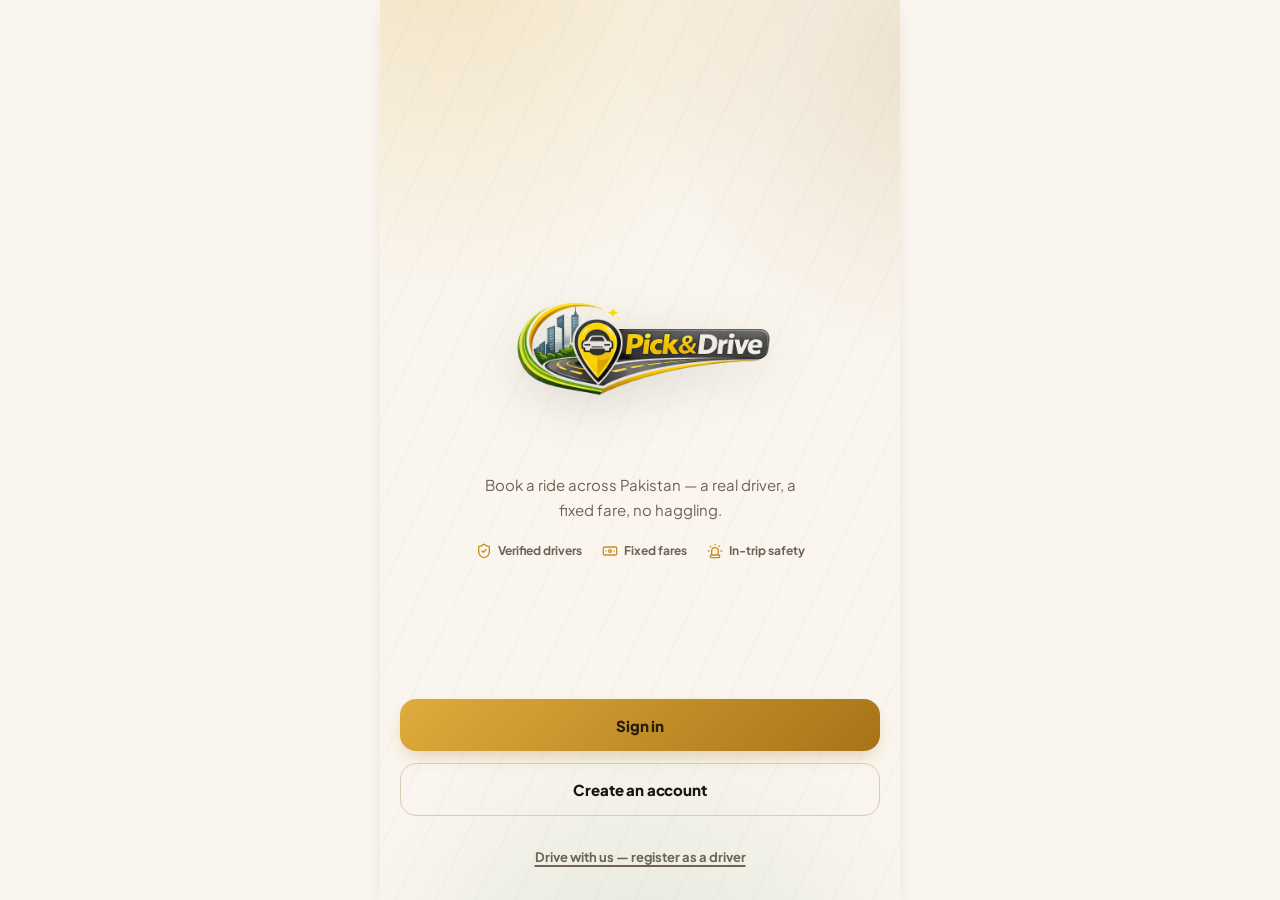
<file: app/index.html>
<!doctype html>
<html lang="en">
<head>
<meta charset="utf-8">
<meta name="viewport" content="width=device-width,initial-scale=1,viewport-fit=cover">
<meta name="color-scheme" content="light dark">
<meta name="theme-color" content="#FAF6EF" media="(prefers-color-scheme: light)">
<meta name="theme-color" content="#14110C" media="(prefers-color-scheme: dark)">
<title>Pick&amp;Drive</title>
<link rel="icon" type="image/png" sizes="32x32" href="/favicon-32.png">
<link rel="icon" type="image/png" sizes="16x16" href="/favicon-16.png">
<link rel="apple-touch-icon" sizes="180x180" href="/apple-touch-icon.png">
<link rel="preconnect" href="https://fonts.googleapis.com">
<link rel="preconnect" href="https://fonts.gstatic.com" crossorigin>
<link href="https://fonts.googleapis.com/css2?family=Plus+Jakarta+Sans:wght@400;500;600;700;800&family=Fraunces:opsz,wght@9..144,500;9..144,600&display=swap" rel="stylesheet">
<link rel="stylesheet" href="app.css?v=7">
<!-- Vendored rather than CDN: the trip screen must still render a map on a weak connection. -->
<link rel="stylesheet" href="vendor/leaflet.css">
</head>
<body>
<div id="root"></div>
<script src="https://accounts.google.com/gsi/client" async defer></script>
<script src="vendor/leaflet.js"></script>
<!-- icons.js defines window.icon() and must load before app.js -->
<script src="icons.js?v=1"></script>
<script src="app.js?v=11"></script>
</body>
</html>
</file>
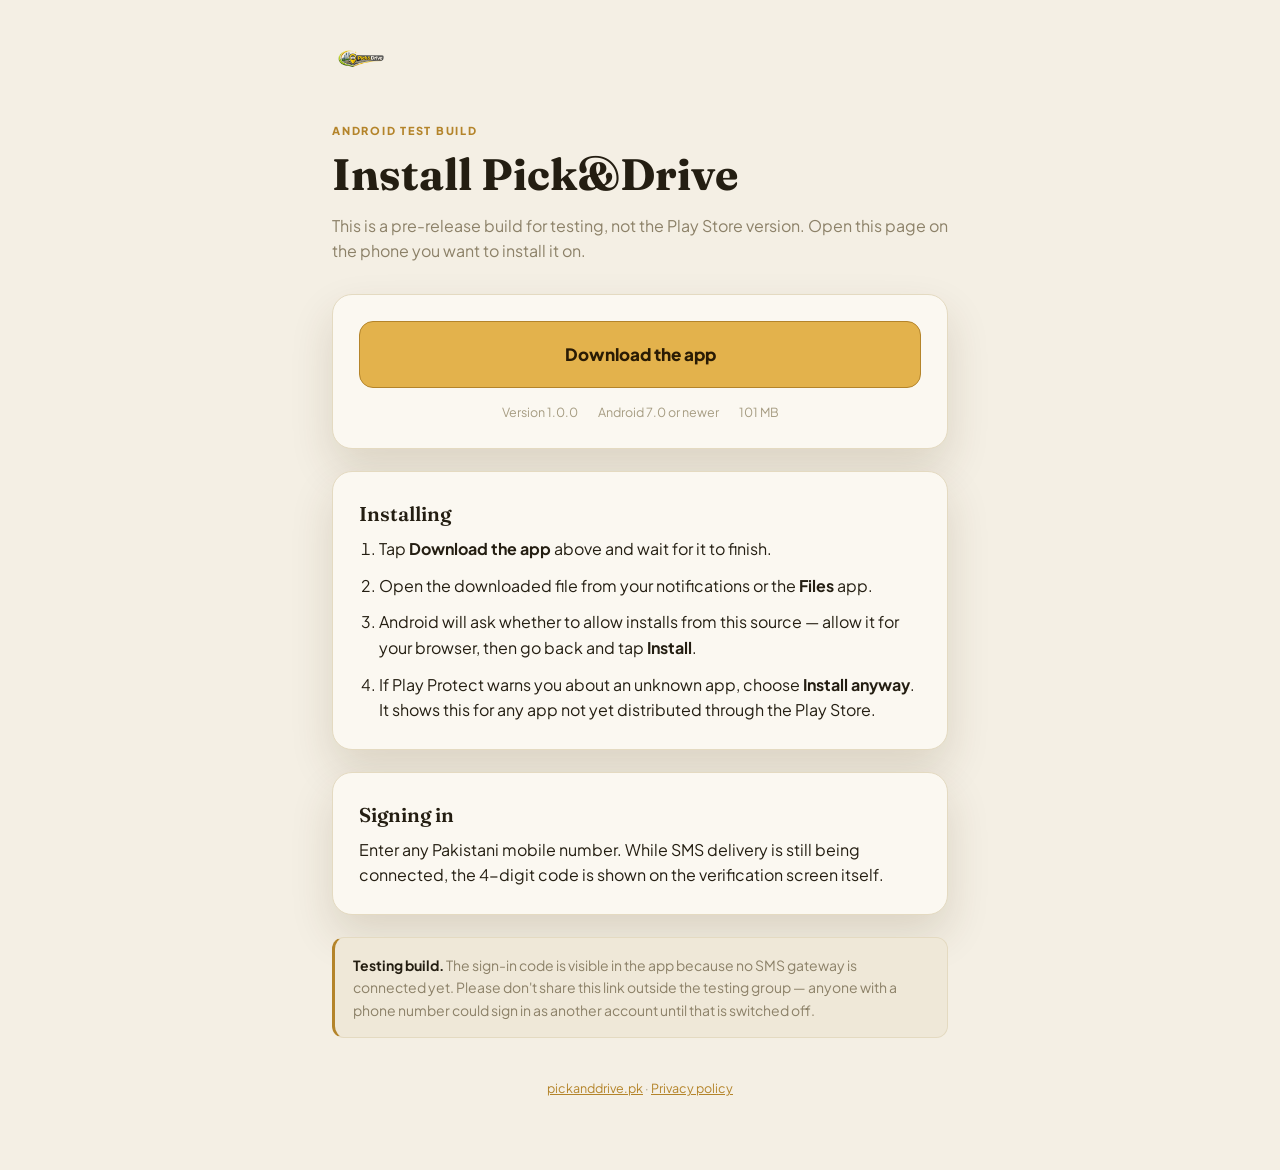
<file: download/index.html>
<!doctype html>
<html lang="en">
<head>
<meta charset="utf-8">
<meta name="viewport" content="width=device-width, initial-scale=1">
<title>Get the Pick&amp;Drive app</title>
<meta name="robots" content="noindex, nofollow">
<meta name="description" content="Install the Pick&Drive test build for Android.">
<link rel="icon" href="/favicon-32.png" sizes="32x32">
<link rel="apple-touch-icon" href="/apple-touch-icon.png">
<link rel="preconnect" href="https://fonts.googleapis.com">
<link rel="preconnect" href="https://fonts.gstatic.com" crossorigin>
<link href="https://fonts.googleapis.com/css2?family=Fraunces:opsz,wght@9..144,600;9..144,700&family=Plus+Jakarta+Sans:wght@400;500;700;800&display=swap" rel="stylesheet">
<style>
  :root{
    --bg:#F4EFE4; --bg-alt:#EFE8D8; --bg-card:#FBF8F1;
    --gold:#E3B24C; --gold-deep:#B4842A; --gold-ink:#2A1B04;
    --ink:#241E12; --muted:#8C8168; --dim:#A69C82; --line:#E4DAC1;
    --shadow:0 20px 44px rgba(70,50,10,0.14);
  }
  *{box-sizing:border-box}
  body{
    margin:0; background:var(--bg); color:var(--ink);
    font-family:"Plus Jakarta Sans",-apple-system,"Segoe UI",sans-serif;
    line-height:1.6; -webkit-font-smoothing:antialiased;
  }
  .wrap{max-width:660px; margin:0 auto; padding:40px 22px 72px}
  header{display:flex; align-items:center; gap:12px; margin-bottom:44px}
  header img{height:38px; width:auto}
  .eyebrow{
    font-size:11px; font-weight:800; letter-spacing:.16em; text-transform:uppercase;
    color:var(--gold-deep); margin:0 0 10px;
  }
  h1{font-family:"Fraunces",serif; font-weight:700; font-size:clamp(30px,6vw,44px); line-height:1.12; margin:0 0 14px}
  .lede{font-size:16px; color:var(--muted); margin:0 0 30px; max-width:52ch}
  .card{
    background:var(--bg-card); border:1px solid var(--line); border-radius:20px;
    padding:26px; box-shadow:var(--shadow); margin-bottom:22px;
  }
  .cta{
    display:flex; align-items:center; justify-content:center; gap:10px;
    background:var(--gold); color:var(--gold-ink); text-decoration:none;
    font-weight:800; font-size:17px; padding:19px 24px; border-radius:14px;
    border:1px solid var(--gold-deep); transition:transform .12s ease, filter .12s ease;
  }
  .cta:hover{filter:brightness(1.04); transform:translateY(-1px)}
  .meta{
    display:flex; flex-wrap:wrap; gap:8px 20px; justify-content:center;
    margin-top:14px; font-size:12.5px; color:var(--dim);
  }
  h2{font-family:"Fraunces",serif; font-weight:600; font-size:20px; margin:0 0 6px}
  ol{margin:0; padding-left:20px}
  ol li{margin-bottom:11px}
  ol li:last-child{margin-bottom:0}
  code{
    background:var(--bg-alt); border:1px solid var(--line); border-radius:6px;
    padding:1px 6px; font-size:13px; font-family:ui-monospace,"Cascadia Mono",Menlo,monospace;
  }
  .note{
    background:var(--bg-alt); border:1px solid var(--line); border-left:3px solid var(--gold-deep);
    border-radius:12px; padding:16px 18px; font-size:14px; color:var(--muted); margin-top:22px;
  }
  .note strong{color:var(--ink)}
  footer{margin-top:40px; font-size:12.5px; color:var(--dim); text-align:center}
  footer a{color:var(--gold-deep)}
</style>
</head>
<body>
<div class="wrap">
  <header>
    <img src="/src/codex%20generated%20graphics/brand/pick-and-drive-logo.png" alt="Pick&amp;Drive">
  </header>

  <p class="eyebrow">Android test build</p>
  <h1>Install Pick&amp;Drive</h1>
  <p class="lede">
    This is a pre-release build for testing, not the Play Store version. Open this
    page on the phone you want to install it on.
  </p>

  <div class="card">
    <a class="cta" href="/download/pickanddrive.apk" download>Download the app</a>
    <div class="meta">
      <span>Version 1.0.0</span>
      <span>Android 7.0 or newer</span>
      <span>101 MB</span>
    </div>
  </div>

  <div class="card">
    <h2>Installing</h2>
    <ol>
      <li>Tap <strong>Download the app</strong> above and wait for it to finish.</li>
      <li>Open the downloaded file from your notifications or the <strong>Files</strong> app.</li>
      <li>Android will ask whether to allow installs from this source — allow it for your browser, then go back and tap <strong>Install</strong>.</li>
      <li>If Play Protect warns you about an unknown app, choose <strong>Install anyway</strong>. It shows this for any app not yet distributed through the Play Store.</li>
    </ol>
  </div>

  <div class="card">
    <h2>Signing in</h2>
    <p style="margin:0">
      Enter any Pakistani mobile number. While SMS delivery is still being connected,
      the 4-digit code is shown on the verification screen itself.
    </p>
  </div>

  <div class="note">
    <strong>Testing build.</strong> The sign-in code is visible in the app because no SMS
    gateway is connected yet. Please don't share this link outside the testing group —
    anyone with a phone number could sign in as another account until that is switched off.
  </div>

  <footer>
    <a href="/">pickanddrive.pk</a> · <a href="/privacy.html">Privacy policy</a>
  </footer>
</div>
</body>
</html>
</file>
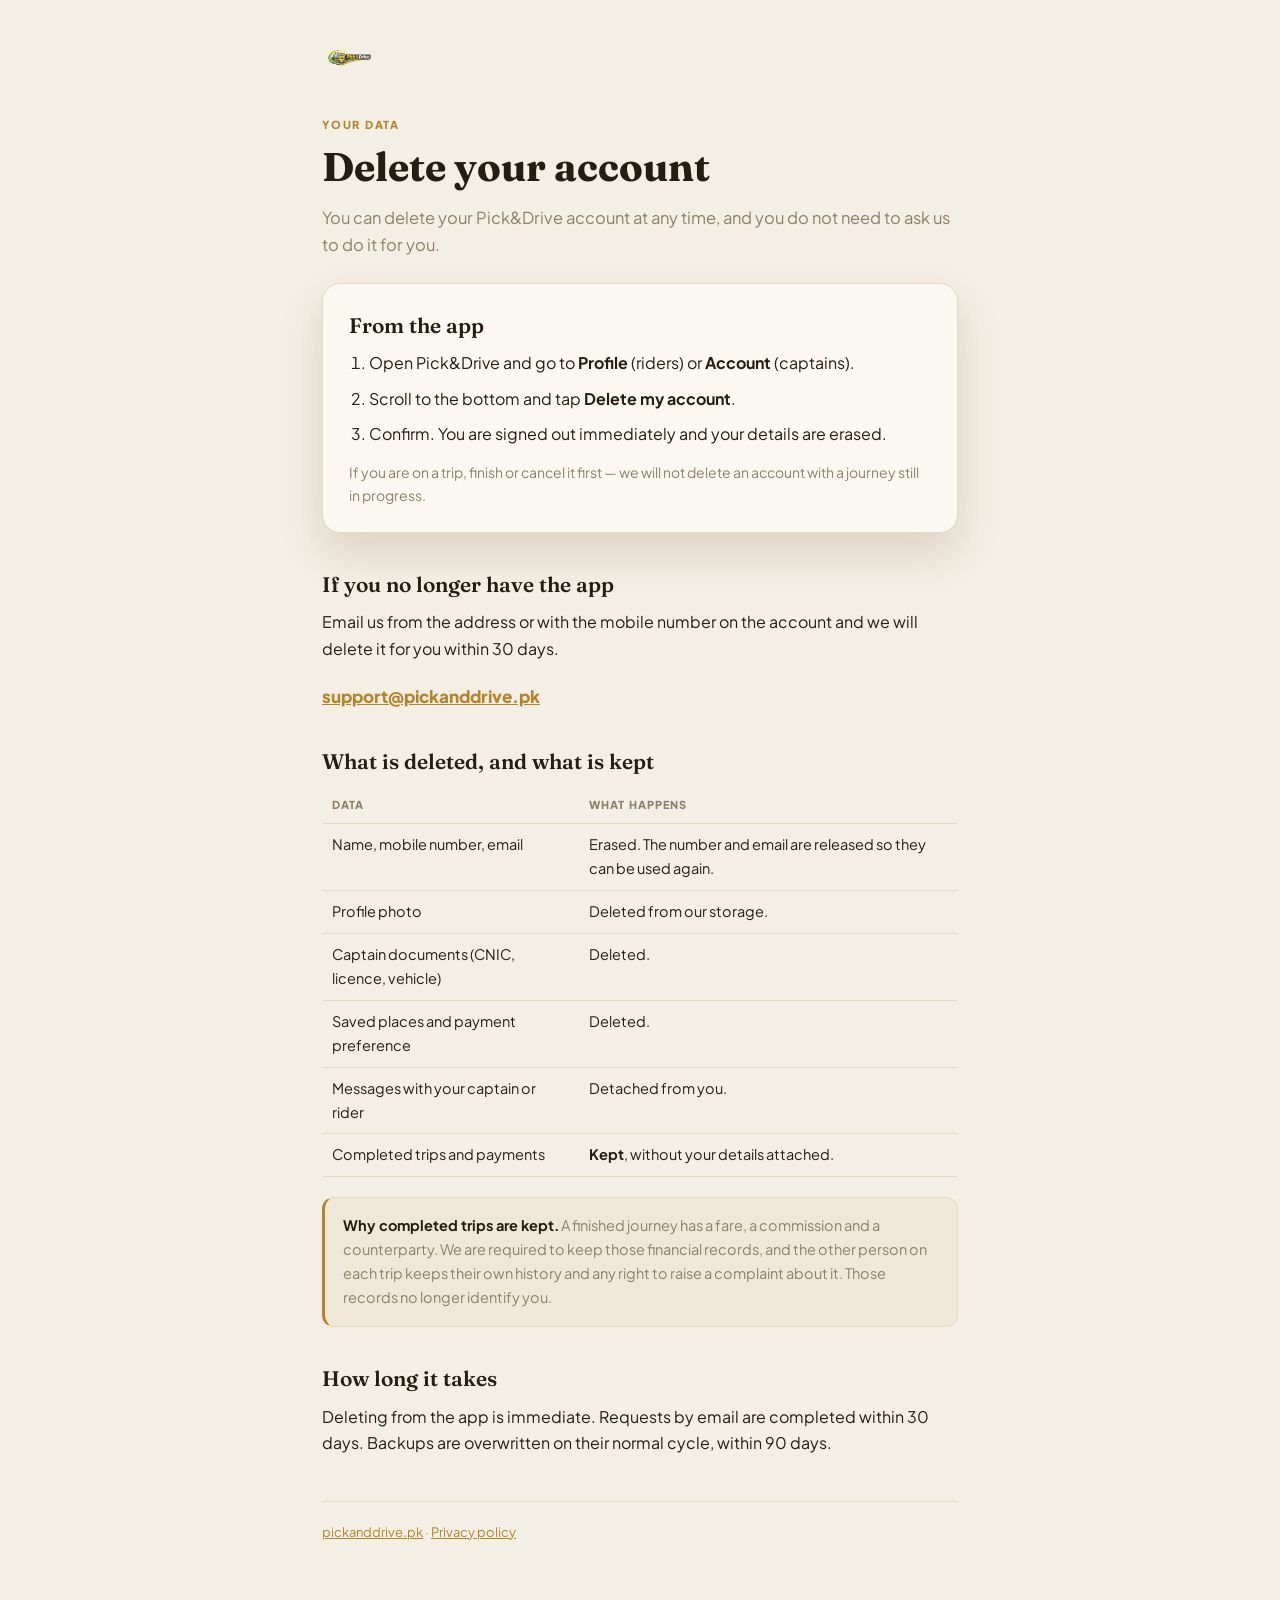
<file: delete-account.html>
<!doctype html>
<html lang="en">
<head>
<meta charset="utf-8">
<meta name="viewport" content="width=device-width, initial-scale=1">
<title>Delete your Pick&amp;Drive account</title>
<meta name="description" content="How to delete your Pick&Drive account and what happens to your data.">
<link rel="icon" href="/favicon-32.png" sizes="32x32">
<link rel="apple-touch-icon" href="/apple-touch-icon.png">
<link rel="preconnect" href="https://fonts.googleapis.com">
<link rel="preconnect" href="https://fonts.gstatic.com" crossorigin>
<link href="https://fonts.googleapis.com/css2?family=Fraunces:opsz,wght@9..144,600;9..144,700&family=Plus+Jakarta+Sans:wght@400;500;700;800&display=swap" rel="stylesheet">
<style>
  :root{
    --bg:#F4EFE4; --bg-alt:#EFE8D8; --bg-card:#FBF8F1;
    --gold:#E3B24C; --gold-deep:#B4842A; --gold-ink:#2A1B04;
    --ink:#241E12; --muted:#8C8168; --dim:#A69C82; --line:#E4DAC1;
    --shadow:0 20px 44px rgba(70,50,10,0.14);
  }
  *{box-sizing:border-box}
  body{
    margin:0; background:var(--bg); color:var(--ink);
    font-family:"Plus Jakarta Sans",-apple-system,"Segoe UI",sans-serif;
    line-height:1.65; -webkit-font-smoothing:antialiased;
  }
  .wrap{max-width:680px; margin:0 auto; padding:40px 22px 80px}
  header{display:flex; align-items:center; gap:12px; margin-bottom:40px}
  header img{height:36px; width:auto}
  .eyebrow{font-size:11px; font-weight:800; letter-spacing:.16em; text-transform:uppercase; color:var(--gold-deep); margin:0 0 10px}
  h1{font-family:"Fraunces",serif; font-weight:700; font-size:clamp(28px,6vw,40px); line-height:1.15; margin:0 0 14px}
  h2{font-family:"Fraunces",serif; font-weight:600; font-size:21px; margin:34px 0 8px}
  p{margin:0 0 14px}
  .lede{font-size:16.5px; color:var(--muted); margin-bottom:8px}
  .card{background:var(--bg-card); border:1px solid var(--line); border-radius:18px; padding:24px 26px; box-shadow:var(--shadow); margin:24px 0}
  ol,ul{margin:0; padding-left:20px}
  li{margin-bottom:9px}
  li:last-child{margin-bottom:0}
  .kept{background:var(--bg-alt); border:1px solid var(--line); border-left:3px solid var(--gold-deep); border-radius:12px; padding:16px 18px; font-size:14.5px; color:var(--muted)}
  .kept strong{color:var(--ink)}
  a{color:var(--gold-deep)}
  .mail{display:inline-block; margin-top:6px; font-weight:800; font-size:17px}
  footer{margin-top:44px; padding-top:20px; border-top:1px solid var(--line); font-size:13px; color:var(--dim)}
  table{width:100%; border-collapse:collapse; margin-top:8px; font-size:14.5px}
  th,td{text-align:left; padding:9px 10px; border-bottom:1px solid var(--line); vertical-align:top}
  th{font-size:11px; letter-spacing:.1em; text-transform:uppercase; color:var(--muted); font-weight:800}
</style>
</head>
<body>
<div class="wrap">
  <header>
    <img src="/src/codex%20generated%20graphics/brand/pick-and-drive-logo.png" alt="Pick&amp;Drive">
  </header>

  <p class="eyebrow">Your data</p>
  <h1>Delete your account</h1>
  <p class="lede">You can delete your Pick&amp;Drive account at any time, and you do not need to ask us to do it for you.</p>

  <div class="card">
    <h2 style="margin-top:0">From the app</h2>
    <ol>
      <li>Open Pick&amp;Drive and go to <strong>Profile</strong> (riders) or <strong>Account</strong> (captains).</li>
      <li>Scroll to the bottom and tap <strong>Delete my account</strong>.</li>
      <li>Confirm. You are signed out immediately and your details are erased.</li>
    </ol>
    <p style="margin:14px 0 0; font-size:14px; color:var(--muted)">
      If you are on a trip, finish or cancel it first — we will not delete an account
      with a journey still in progress.
    </p>
  </div>

  <h2>If you no longer have the app</h2>
  <p>
    Email us from the address or with the mobile number on the account and we will
    delete it for you within 30 days.
  </p>
  <a class="mail" href="mailto:support@pickanddrive.pk?subject=Account%20deletion%20request">support@pickanddrive.pk</a>

  <h2>What is deleted, and what is kept</h2>
  <table>
    <thead>
      <tr><th>Data</th><th>What happens</th></tr>
    </thead>
    <tbody>
      <tr><td>Name, mobile number, email</td><td>Erased. The number and email are released so they can be used again.</td></tr>
      <tr><td>Profile photo</td><td>Deleted from our storage.</td></tr>
      <tr><td>Captain documents (CNIC, licence, vehicle)</td><td>Deleted.</td></tr>
      <tr><td>Saved places and payment preference</td><td>Deleted.</td></tr>
      <tr><td>Messages with your captain or rider</td><td>Detached from you.</td></tr>
      <tr><td>Completed trips and payments</td><td><strong>Kept</strong>, without your details attached.</td></tr>
    </tbody>
  </table>

  <div class="kept" style="margin-top:20px">
    <strong>Why completed trips are kept.</strong> A finished journey has a fare, a
    commission and a counterparty. We are required to keep those financial records,
    and the other person on each trip keeps their own history and any right to raise
    a complaint about it. Those records no longer identify you.
  </div>

  <h2>How long it takes</h2>
  <p>
    Deleting from the app is immediate. Requests by email are completed within 30 days.
    Backups are overwritten on their normal cycle, within 90 days.
  </p>

  <footer>
    <a href="/">pickanddrive.pk</a> · <a href="/privacy.html">Privacy policy</a>
  </footer>
</div>
</body>
</html>
</file>
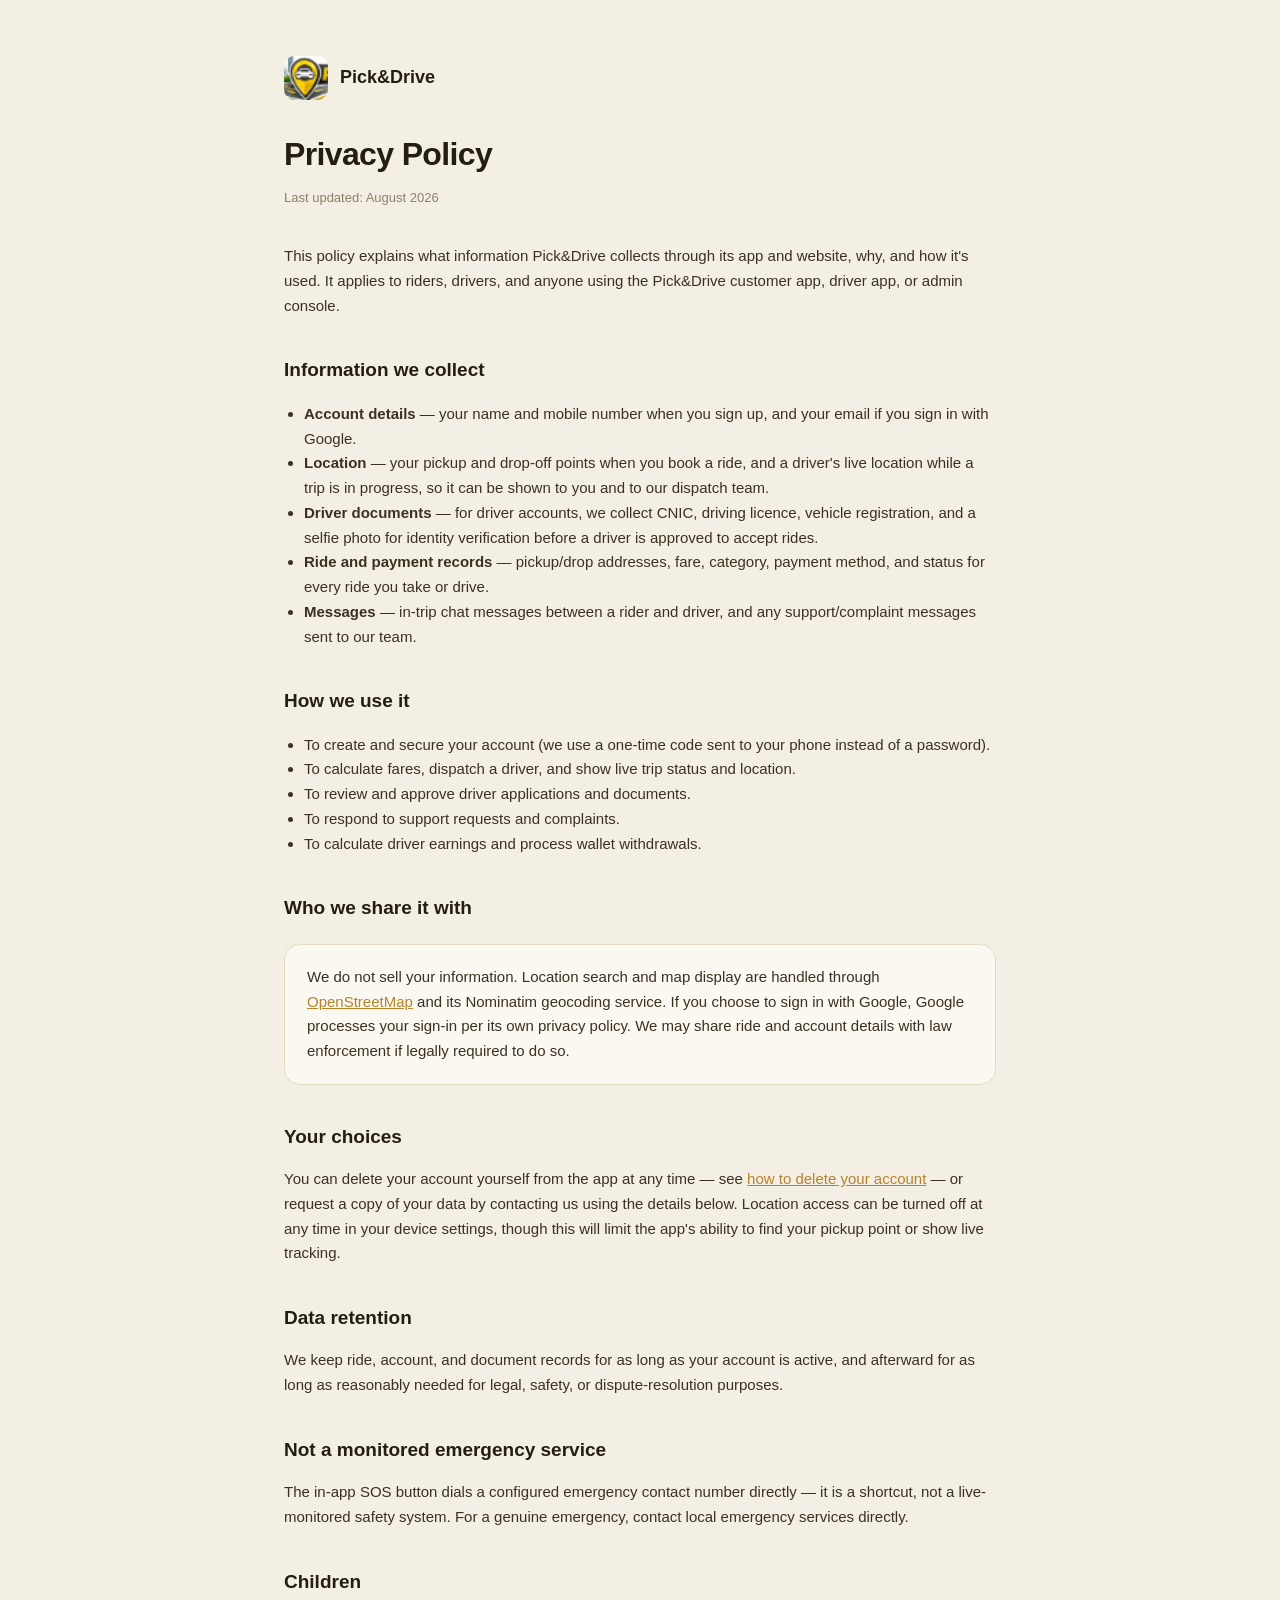
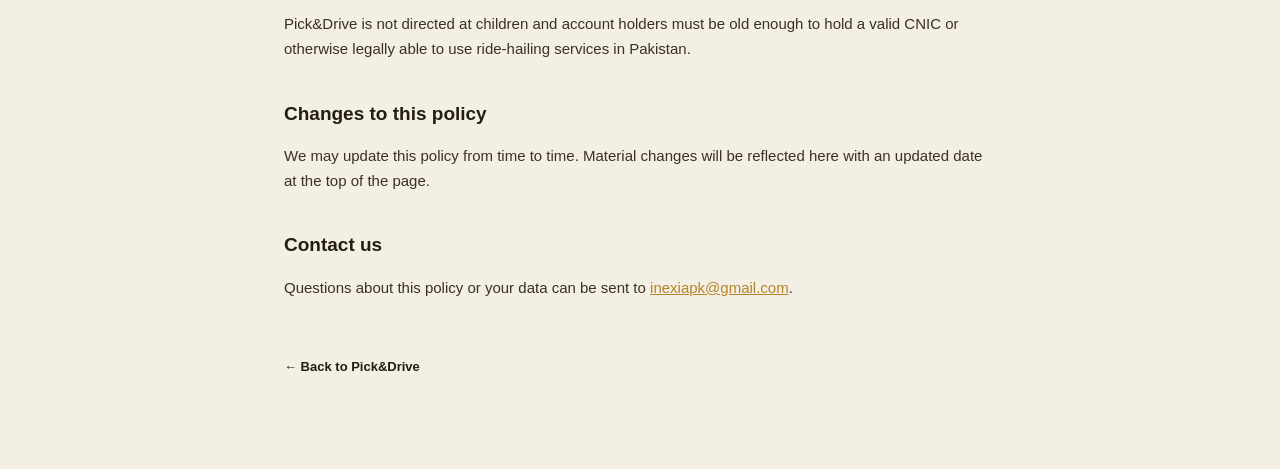
<file: privacy.html>
<!DOCTYPE html>
<meta charset="UTF-8">
<meta name="viewport" content="width=device-width, initial-scale=1">
<link rel="icon" type="image/png" sizes="32x32" href="/favicon-32.png">
<link rel="icon" type="image/png" sizes="16x16" href="/favicon-16.png">
<link rel="apple-touch-icon" sizes="180x180" href="/apple-touch-icon.png">
<title>Privacy Policy — Pick&Drive</title>
<style>
  :root{ --bg:#F4EFE4; --card:#FBF8F1; --ink:#241E12; --muted:#8C8168; --line:#E4DAC1; --gold:#E3B24C; --gold-deep:#B4842A; }
  *{ box-sizing:border-box }
  body{ margin:0; background:var(--bg); color:var(--ink); font-family:-apple-system,"Segoe UI",Roboto,Arial,sans-serif; line-height:1.65; }
  .wrap{ max-width:760px; margin:0 auto; padding:56px 24px 90px; }
  a{ color:var(--gold-deep) }
  header{ display:flex; align-items:center; gap:12px; margin-bottom:8px; }
  header img{ width:44px; height:44px; border-radius:11px; }
  header b{ font-size:18px; }
  h1{ font-size:32px; margin:28px 0 6px; letter-spacing:-.02em; }
  .updated{ color:var(--muted); font-size:13px; margin:0 0 36px; }
  h2{ font-size:19px; margin:36px 0 12px; }
  p, li{ font-size:15px; color:#3a3120; }
  ul{ padding-left:20px; }
  .card{ background:var(--card); border:1px solid var(--line); border-radius:16px; padding:20px 22px; margin:20px 0; }
  .back{ display:inline-block; margin-top:40px; font-size:13px; font-weight:700; color:var(--ink); text-decoration:none; }
</style>
<div class="wrap">
  <header><img src="/favicon-32.png" alt=""><b>Pick&amp;Drive</b></header>
  <h1>Privacy Policy</h1>
  <p class="updated">Last updated: August 2026</p>

  <p>This policy explains what information Pick&amp;Drive collects through its app and website, why, and how it's used. It applies to riders, drivers, and anyone using the Pick&amp;Drive customer app, driver app, or admin console.</p>

  <h2>Information we collect</h2>
  <ul>
    <li><b>Account details</b> — your name and mobile number when you sign up, and your email if you sign in with Google.</li>
    <li><b>Location</b> — your pickup and drop-off points when you book a ride, and a driver's live location while a trip is in progress, so it can be shown to you and to our dispatch team.</li>
    <li><b>Driver documents</b> — for driver accounts, we collect CNIC, driving licence, vehicle registration, and a selfie photo for identity verification before a driver is approved to accept rides.</li>
    <li><b>Ride and payment records</b> — pickup/drop addresses, fare, category, payment method, and status for every ride you take or drive.</li>
    <li><b>Messages</b> — in-trip chat messages between a rider and driver, and any support/complaint messages sent to our team.</li>
  </ul>

  <h2>How we use it</h2>
  <ul>
    <li>To create and secure your account (we use a one-time code sent to your phone instead of a password).</li>
    <li>To calculate fares, dispatch a driver, and show live trip status and location.</li>
    <li>To review and approve driver applications and documents.</li>
    <li>To respond to support requests and complaints.</li>
    <li>To calculate driver earnings and process wallet withdrawals.</li>
  </ul>

  <h2>Who we share it with</h2>
  <div class="card">
    <p style="margin:0">We do not sell your information. Location search and map display are handled through <a href="https://www.openstreetmap.org/copyright" target="_blank" rel="noopener">OpenStreetMap</a> and its Nominatim geocoding service. If you choose to sign in with Google, Google processes your sign-in per its own privacy policy. We may share ride and account details with law enforcement if legally required to do so.</p>
  </div>

  <h2>Your choices</h2>
  <p>You can delete your account yourself from the app at any time — see <a href="/delete-account.html">how to delete your account</a> — or request a copy of your data by contacting us using the details below. Location access can be turned off at any time in your device settings, though this will limit the app's ability to find your pickup point or show live tracking.</p>

  <h2>Data retention</h2>
  <p>We keep ride, account, and document records for as long as your account is active, and afterward for as long as reasonably needed for legal, safety, or dispute-resolution purposes.</p>

  <h2>Not a monitored emergency service</h2>
  <p>The in-app SOS button dials a configured emergency contact number directly — it is a shortcut, not a live-monitored safety system. For a genuine emergency, contact local emergency services directly.</p>

  <h2>Children</h2>
  <p>Pick&amp;Drive is not directed at children and account holders must be old enough to hold a valid CNIC or otherwise legally able to use ride-hailing services in Pakistan.</p>

  <h2>Changes to this policy</h2>
  <p>We may update this policy from time to time. Material changes will be reflected here with an updated date at the top of the page.</p>

  <h2>Contact us</h2>
  <p>Questions about this policy or your data can be sent to <a href="mailto:inexiapk@gmail.com">inexiapk@gmail.com</a>.</p>

  <a class="back" href="/">← Back to Pick&amp;Drive</a>
</div>
</file>
<file: app/app.css>
/* ============================================================================
   Pick&Drive — Design System v2
   Drop-in replacement for app/app.css. Keeps every legacy class name and
   CSS variable working, so app.js needs no changes to benefit.
   ========================================================================= */

/* ---------------------------------------------------------------- 1. TOKENS */
:root{
  /* Brand — brass/gold ramp (evolved: richer chroma than the original mustard) */
  --brand-50:#FDF7EA;  --brand-100:#F9EAC8;  --brand-200:#F2D89C;
  --brand-300:#E9C067;  --brand-400:#DFAB3D;  --brand-500:#C98E20;
  --brand-600:#A87317;  --brand-700:#7F5511;  --brand-800:#55380B;
  --brand-900:#2E1E05;

  /* Warm neutral ramp */
  --sand-50:#FAF6EF;  --sand-100:#F4EDE1;  --sand-200:#EAE0CE;
  --sand-300:#D9CCB4;  --sand-400:#B8AA90;  --sand-500:#8D8067;
  --sand-600:#6D6254;  --sand-700:#4D4439;  --sand-800:#2D2820;
  --sand-900:#191510;

  /* Semantic surfaces */
  --canvas:var(--sand-50);
  --surface:#FFFDF8;
  --surface-2:var(--sand-100);
  --surface-3:var(--sand-200);
  --scrim:rgba(25,21,16,.52);

  /* Semantic content */
  --text:var(--sand-900);
  --text-2:var(--sand-700);
  --text-3:var(--sand-600);      /* 4.6:1 on canvas */
  --text-on-brand:#2A1B04;
  --text-inverse:var(--sand-50);

  --border:#E6DCC6;
  --border-strong:var(--sand-300);

  --accent:var(--brand-400);
  --accent-strong:var(--brand-500);
  --accent-text:var(--brand-700);   /* 5.1:1 on canvas — safe for text */

  --success:#3F7D51; --success-bg:#E3EEE5; --success-text:#2A5C38;
  --danger:#A63F31;  --danger-bg:#F7E2DC; --danger-text:#8E3327;
  --info:#3A6B8A;    --info-bg:#E0EAF0;   --info-text:#2B5169;

  /* Type scale */
  --fs-2xs:11px; --fs-xs:12px;  --fs-sm:13px;  --fs-md:15px;
  --fs-base:16px; --fs-lg:17px; --fs-xl:20px;  --fs-2xl:24px;
  --fs-3xl:30px;  --fs-4xl:38px;

  --lh-tight:1.2; --lh-snug:1.35; --lh-normal:1.5; --lh-relaxed:1.65;

  --ff-sans:"Plus Jakarta Sans",-apple-system,BlinkMacSystemFont,"Segoe UI",Roboto,sans-serif;
  --ff-display:"Fraunces",Georgia,serif;

  /* Spacing — 4pt rhythm */
  --s-1:4px;  --s-2:8px;  --s-3:12px; --s-4:16px; --s-5:20px;
  --s-6:24px; --s-7:32px; --s-8:40px; --s-9:48px; --s-10:64px;

  /* Radii */
  --r-sm:8px; --r-md:12px; --r-lg:16px; --r-xl:20px; --r-2xl:28px; --r-full:999px;

  /* Elevation — warm-tinted, never neutral grey */
  --e1:0 1px 2px rgba(42,32,16,.06);
  --e2:0 2px 6px -1px rgba(42,32,16,.09), 0 1px 3px rgba(42,32,16,.05);
  --e3:0 8px 20px -6px rgba(42,32,16,.14);
  --e4:0 18px 38px -14px rgba(42,32,16,.22);
  --e5:0 28px 60px -20px rgba(42,32,16,.30);
  --e-brand:0 8px 20px -6px rgba(168,115,23,.38);

  /* Motion */
  --dur-1:120ms; --dur-2:180ms; --dur-3:260ms; --dur-4:340ms;
  --ease-out:cubic-bezier(.16,1,.3,1);
  --ease-in:cubic-bezier(.4,0,1,1);
  --ease-spring:cubic-bezier(.34,1.56,.64,1);

  /* Z layers */
  --z-base:0; --z-sticky:10; --z-overlay:20; --z-map-ui:900;
  --z-sheet:950; --z-modal:1000; --z-toast:1100;

  /* ---- Legacy aliases: app.js inline styles depend on these ---- */
  --page:var(--canvas);
  --fill:var(--surface-2);
  --fill-2:var(--surface-3);
  --gold:var(--brand-400);
  --gold-deep:var(--brand-600);
  --gold-ink:var(--text-on-brand);
  --ink:var(--text);
  --muted:var(--text-3);
  --line:var(--border);
  --green:var(--success);   --green-bg:var(--success-bg);  --green-ink:var(--success-text);
  --red:var(--danger);      --red-bg:var(--danger-bg);     --red-ink:var(--danger-text);
}

/* Dark mode — warm charcoal, never pure black (avoids OLED smear) */
@media (prefers-color-scheme:dark){
  :root{
    --canvas:#14110C;
    --surface:#1D1913;
    --surface-2:#241F17;
    --surface-3:#2F281E;
    --scrim:rgba(0,0,0,.66);

    --text:#F6F0E4;
    --text-2:#DCD3C1;
    --text-3:#A99C85;          /* 4.8:1 on canvas */
    --text-inverse:#14110C;
    --text-on-brand:#241B08;

    --border:#332C21;
    --border-strong:#463D2E;

    --accent:var(--brand-300);
    --accent-strong:var(--brand-400);
    --accent-text:var(--brand-300);   /* lighter tonal variant, not inverted */

    --success:#5E9E70; --success-bg:#1E2C22; --success-text:#8FC79F;
    --danger:#CC6A59;  --danger-bg:#33201B;  --danger-text:#E79684;
    --info:#6E9DBB;    --info-bg:#1B262E;    --info-text:#9CC2DA;

    --e1:0 1px 2px rgba(0,0,0,.4);
    --e2:0 2px 6px -1px rgba(0,0,0,.5), 0 1px 3px rgba(0,0,0,.4);
    --e3:0 8px 20px -6px rgba(0,0,0,.55);
    --e4:0 18px 38px -14px rgba(0,0,0,.65);
    --e5:0 28px 60px -20px rgba(0,0,0,.72);
    --e-brand:0 8px 20px -6px rgba(0,0,0,.5);
  }
}

/* ------------------------------------------------------------- 2. BASE */
*,*::before,*::after{box-sizing:border-box}
*{-webkit-tap-highlight-color:transparent}
html,body{height:100%}
body{
  margin:0;
  background:var(--canvas);
  color:var(--text);
  font-family:var(--ff-sans);
  font-size:var(--fs-md);
  line-height:var(--lh-normal);
  -webkit-font-smoothing:antialiased;
  text-rendering:optimizeLegibility;
  font-synthesis-weight:none;
  overscroll-behavior-y:none;
}
#root{min-height:100dvh;display:flex;flex-direction:column;position:relative}

/* Every interactive element gets a visible focus ring */
:where(button,a,input,select,textarea,[tabindex],[onclick]):focus-visible{
  outline:2.5px solid var(--accent);
  outline-offset:2px;
  border-radius:var(--r-sm);
}
button{font-family:inherit;cursor:pointer}
input,select,textarea{font-family:inherit}
img,svg{max-width:100%}

/* --------------------------------------------------------- 3. ICON SYSTEM */
/* Phosphor-style stroke icons, driven by currentColor. Replaces every emoji. */
.i{
  width:20px;height:20px;flex:0 0 auto;display:inline-block;vertical-align:middle;
  stroke:currentColor;fill:none;stroke-width:1.75;
  stroke-linecap:round;stroke-linejoin:round;
}
.i-sm{width:16px;height:16px;stroke-width:2}
.i-lg{width:24px;height:24px;stroke-width:1.6}
.i-xl{width:32px;height:32px;stroke-width:1.5}
.i-fill{fill:currentColor;stroke:none}
#icon-sprite{display:none}

/* --------------------------------------------------------- 4. TYPOGRAPHY */
.p-title{
  font-size:var(--fs-xl);font-weight:800;letter-spacing:-.02em;
  line-height:var(--lh-tight);color:var(--text);margin:0;
}
.p-sub{
  font-size:var(--fs-sm);color:var(--text-3);
  line-height:var(--lh-relaxed);margin:0;
}
.p-sub b{color:var(--text-2);font-weight:700}
.display{font-family:var(--ff-display);font-weight:600;letter-spacing:-.015em}
.field-label{
  font-size:var(--fs-2xs);font-weight:700;text-transform:uppercase;
  letter-spacing:.07em;color:var(--text-3);
}
.num{font-variant-numeric:tabular-nums;font-feature-settings:"tnum"}

/* ------------------------------------------------------------ 5. LAYOUT */
.p-pad{
  padding:var(--s-5) var(--s-5) calc(var(--s-5) + env(safe-area-inset-bottom));
  padding-top:calc(var(--s-5) + env(safe-area-inset-top));
  display:flex;flex-direction:column;gap:var(--s-3);flex:1;min-height:0;
}
.spacer{flex:1;min-height:var(--s-2)}
.topbar2{display:flex;align-items:center;justify-content:space-between;gap:var(--s-3)}
.btn-row{display:flex;gap:var(--s-2)}

/* Back control — real 44px touch target, not a bare text node */
.back{
  display:inline-flex;align-items:center;gap:var(--s-2);
  font-size:var(--fs-sm);font-weight:700;color:var(--text-2);
  cursor:pointer;width:fit-content;min-height:44px;
  margin-left:calc(var(--s-2) * -1);padding:0 var(--s-2);
  border-radius:var(--r-md);
  transition:background var(--dur-2) var(--ease-out),color var(--dur-2) var(--ease-out);
}
.back:active{background:var(--surface-2);color:var(--text)}

/* ----------------------------------------------------------- 6. BUTTONS */
.btn{
  position:relative;border:none;border-radius:var(--r-lg);
  padding:var(--s-4) var(--s-5);min-height:52px;width:100%;
  font-family:inherit;font-weight:800;font-size:var(--fs-md);letter-spacing:-.01em;
  display:flex;align-items:center;justify-content:center;gap:var(--s-2);
  background:linear-gradient(135deg,var(--brand-400),var(--brand-600));
  color:var(--text-on-brand);
  box-shadow:var(--e-brand);
  cursor:pointer;
  transition:transform var(--dur-1) var(--ease-out),
             box-shadow var(--dur-2) var(--ease-out),
             opacity var(--dur-2) var(--ease-out),
             filter var(--dur-2) var(--ease-out);
}
.btn:active:not(:disabled){transform:scale(.972);box-shadow:var(--e2);filter:saturate(1.08)}
.btn:disabled{opacity:.42;cursor:not-allowed;box-shadow:none;filter:grayscale(.35)}

.btn.dark{background:var(--text);color:var(--canvas);box-shadow:var(--e3)}
.btn.outline{
  background:transparent;border:1.5px solid var(--border-strong);
  color:var(--text);box-shadow:none;
}
.btn.outline:active:not(:disabled){background:var(--surface-2)}
.btn.ghost{background:var(--surface-2);color:var(--text);box-shadow:none}
.btn.danger{background:var(--danger-bg);color:var(--danger-text);box-shadow:none}
.btn.sm{min-height:44px;padding:var(--s-3) var(--s-4);font-size:var(--fs-sm);border-radius:var(--r-md)}

.link{
  text-align:center;font-size:var(--fs-sm);font-weight:700;
  color:var(--text-3);cursor:pointer;min-height:44px;
  display:flex;align-items:center;justify-content:center;gap:6px;
  text-decoration:underline;text-underline-offset:3px;text-decoration-thickness:1.5px;
  transition:color var(--dur-2) var(--ease-out);
}
.link:active{color:var(--accent-text)}

.pill{
  display:inline-flex;align-items:center;gap:5px;
  padding:6px var(--s-3);border-radius:var(--r-full);
  background:var(--brand-50);color:var(--brand-700);
  font-size:var(--fs-2xs);font-weight:800;letter-spacing:.04em;
  border:1px solid var(--brand-100);
}
@media (prefers-color-scheme:dark){
  .pill{background:var(--surface-3);border-color:var(--border-strong);color:var(--brand-300)}
}
.pill-plate{
  display:inline-block;background:var(--surface-3);border-radius:6px;
  padding:2px 7px;font-weight:800;letter-spacing:.06em;
  color:var(--text);font-size:var(--fs-xs);font-variant-numeric:tabular-nums;
  border:1px solid var(--border);
}

/* ------------------------------------------------------------- 7. FORMS */
/* 16px minimum on inputs — anything smaller triggers iOS auto-zoom */
input.field-input,select.field-input,textarea.field-input{
  width:100%;border:1.5px solid var(--border);
  background:var(--surface);border-radius:var(--r-md);
  padding:var(--s-4);min-height:52px;
  font-size:var(--fs-base);font-weight:600;color:var(--text);
  font-family:inherit;outline:none;
  transition:border-color var(--dur-2) var(--ease-out),box-shadow var(--dur-2) var(--ease-out);
}
input.field-input::placeholder,textarea.field-input::placeholder{color:var(--text-3);font-weight:500}
input.field-input:focus,select.field-input:focus,textarea.field-input:focus{
  border-color:var(--accent);
  box-shadow:0 0 0 3.5px color-mix(in srgb,var(--accent) 24%,transparent);
}
select.field-input{
  appearance:none;cursor:pointer;padding-right:var(--s-8);
  background-image:linear-gradient(45deg,transparent 50%,currentColor 50%),
                   linear-gradient(135deg,currentColor 50%,transparent 50%);
  background-position:calc(100% - 21px) 23px,calc(100% - 15px) 23px;
  background-size:6px 6px,6px 6px;background-repeat:no-repeat;
}

.phone-field{
  display:flex;align-items:center;gap:var(--s-2);
  background:var(--surface);border:1.5px solid var(--border);
  border-radius:var(--r-md);padding-left:var(--s-4);min-height:56px;
  transition:border-color var(--dur-2) var(--ease-out),box-shadow var(--dur-2) var(--ease-out);
}
.phone-field:focus-within{
  border-color:var(--accent);
  box-shadow:0 0 0 3.5px color-mix(in srgb,var(--accent) 24%,transparent);
}
.phone-field .cc{
  font-size:var(--fs-base);font-weight:800;color:var(--text-3);flex:0 0 auto;
  padding-right:var(--s-2);border-right:1.5px solid var(--border);
  font-variant-numeric:tabular-nums;
}
.phone-field input{
  flex:1;min-width:0;border:0;outline:0;background:transparent;
  padding:var(--s-4) var(--s-3) var(--s-4) 0;
  font-size:var(--fs-base);font-weight:600;font-family:inherit;
  color:var(--text);letter-spacing:.02em;
}

.otp-boxes{display:flex;gap:var(--s-2);justify-content:center;margin:var(--s-2) 0}
.otp-boxes input{
  width:54px;height:64px;text-align:center;
  font-size:var(--fs-2xl);font-weight:800;font-variant-numeric:tabular-nums;
  border-radius:var(--r-md);border:1.5px solid var(--border);
  background:var(--surface);color:var(--text);font-family:inherit;outline:none;
  transition:border-color var(--dur-2) var(--ease-out),
             box-shadow var(--dur-2) var(--ease-out),
             transform var(--dur-2) var(--ease-spring);
}
.otp-boxes input:focus{
  border-color:var(--accent);transform:translateY(-2px);
  box-shadow:0 0 0 3.5px color-mix(in srgb,var(--accent) 24%,transparent);
}

.switch{
  width:52px;height:31px;border-radius:var(--r-full);
  background:var(--surface-3);position:relative;cursor:pointer;flex:0 0 auto;
  border:1px solid var(--border);
  transition:background var(--dur-3) var(--ease-out),border-color var(--dur-3) var(--ease-out);
}
.switch.on{background:var(--success);border-color:var(--success)}
.switch .knob{
  position:absolute;top:2px;left:2px;width:25px;height:25px;border-radius:50%;
  background:#fff;box-shadow:var(--e2);
  transition:transform var(--dur-3) var(--ease-spring);
}
.switch.on .knob{transform:translateX(21px)}

/* --------------------------------------------------- 8. SURFACES & CARDS */
.card2{
  background:var(--surface);border:1px solid var(--border);
  border-radius:var(--r-lg);padding:var(--s-4);box-shadow:var(--e1);
}
.stat-grid{display:grid;grid-template-columns:1fr 1fr;gap:var(--s-3)}
.stat-box{
  background:var(--surface);border:1px solid var(--border);
  border-radius:var(--r-lg);padding:var(--s-4);text-align:left;box-shadow:var(--e1);
}
.stat-box small{
  font-size:var(--fs-2xs);color:var(--text-3);font-weight:700;
  text-transform:uppercase;letter-spacing:.06em;
}
.stat-box b{
  display:block;font-size:var(--fs-xl);margin-top:var(--s-1);
  font-variant-numeric:tabular-nums;letter-spacing:-.02em;
}

.empty2{
  text-align:center;padding:var(--s-9) var(--s-5);color:var(--text-3);
  display:flex;flex-direction:column;align-items:center;gap:var(--s-2);
}
.empty2 .i{width:44px;height:44px;color:var(--border-strong);stroke-width:1.4;margin-bottom:var(--s-1)}
.empty2 h2{color:var(--text);font-size:var(--fs-lg);margin:0;font-weight:800;letter-spacing:-.015em}
.empty2 p{margin:0;font-size:var(--fs-sm);line-height:var(--lh-relaxed);max-width:26ch}

.spin{
  width:18px;height:18px;border-radius:50%;
  border:2.5px solid color-mix(in srgb,var(--text) 14%,transparent);
  border-top-color:var(--accent-strong);
  animation:spin .7s linear infinite;display:inline-block;
}
@keyframes spin{to{transform:rotate(360deg)}}

/* Skeleton — replaces bare spinners for >300ms loads */
.skel{
  background:linear-gradient(100deg,var(--surface-2) 30%,var(--surface-3) 50%,var(--surface-2) 70%);
  background-size:220% 100%;border-radius:var(--r-md);
  animation:skel 1.4s ease-in-out infinite;
}
@keyframes skel{to{background-position:-120% 0}}

.toast{
  position:fixed;left:50%;bottom:calc(var(--s-6) + env(safe-area-inset-bottom));
  transform:translate(-50%,12px);
  background:var(--text);color:var(--canvas);
  font-size:var(--fs-sm);font-weight:700;
  padding:var(--s-3) var(--s-5);border-radius:var(--r-full);
  z-index:var(--z-toast);opacity:0;pointer-events:none;
  box-shadow:var(--e4);max-width:calc(100vw - var(--s-8));text-align:center;
  transition:opacity var(--dur-3) var(--ease-out),transform var(--dur-3) var(--ease-spring);
}
.toast.show{opacity:1;transform:translate(-50%,0)}

.brandmark{
  font-family:var(--ff-display);font-weight:600;font-size:var(--fs-lg);
  display:flex;align-items:center;gap:var(--s-2);letter-spacing:-.015em;color:var(--text);
}
.brandmark .i{color:var(--accent-strong)}
.role-toggle{
  font-size:var(--fs-2xs);font-weight:800;color:var(--text-3);
  text-transform:uppercase;letter-spacing:.06em;cursor:pointer;
}

/* --------------------------------------------------- 9. BRAND BACKGROUND */
.brand-bg{position:relative;flex:1;display:flex;flex-direction:column;min-height:0;isolation:isolate}
.brand-bg::before{
  content:'';position:absolute;inset:0;z-index:-1;pointer-events:none;
  background:
    radial-gradient(120% 68% at 12% -8%, color-mix(in srgb,var(--brand-400) 26%,transparent), transparent 62%),
    radial-gradient(92% 54% at 106% 6%,  color-mix(in srgb,var(--brand-600) 16%,transparent), transparent 64%),
    radial-gradient(84% 46% at 50% 110%, color-mix(in srgb,var(--success) 12%,transparent), transparent 70%);
}
.brand-bg::after{
  content:'';position:absolute;inset:0;z-index:-1;pointer-events:none;opacity:.45;
  background-image:repeating-linear-gradient(115deg,transparent 0 34px,
    color-mix(in srgb,var(--text) 4%,transparent) 34px 36px);
}

.logo-lockup{display:block;width:min(82%,320px);height:auto;margin:0 auto;
  filter:drop-shadow(0 12px 26px rgba(42,32,16,.18))}
.logo-mark{display:block;width:112px;height:auto;margin:0 auto var(--s-1);
  filter:drop-shadow(0 8px 18px rgba(42,32,16,.16))}

.welcome-tagline{
  text-align:center;font-size:var(--fs-md);line-height:var(--lh-relaxed);
  color:var(--text-3);max-width:30ch;margin:var(--s-4) auto 0;
}
.welcome-actions{display:flex;flex-direction:column;gap:var(--s-3);width:100%}
.trust-row{display:flex;justify-content:center;gap:var(--s-5);margin-top:var(--s-5);flex-wrap:wrap}
.trust-row span{
  display:flex;align-items:center;gap:6px;
  font-size:var(--fs-xs);font-weight:700;color:var(--text-3);
}
.trust-row .i{color:var(--accent-strong);width:16px;height:16px}

/* ------------------------------------------------------------ 10. AUTH */
.auth-card{
  background:color-mix(in srgb,var(--surface) 88%,transparent);
  backdrop-filter:blur(12px);-webkit-backdrop-filter:blur(12px);
  border:1px solid var(--border);border-radius:var(--r-2xl);
  padding:var(--s-6) var(--s-5);box-shadow:var(--e4);
  display:flex;flex-direction:column;gap:var(--s-4);
}
.auth-head{text-align:center}
.auth-head h2{
  font-family:var(--ff-display);font-weight:600;font-size:var(--fs-2xl);
  margin:var(--s-3) 0 var(--s-2);letter-spacing:-.02em;line-height:var(--lh-tight);
}
.auth-head p{margin:0;font-size:var(--fs-sm);line-height:var(--lh-relaxed);color:var(--text-3)}
.auth-divider{
  display:flex;align-items:center;gap:var(--s-3);
  color:var(--text-3);font-size:var(--fs-xs);font-weight:700;
  text-transform:uppercase;letter-spacing:.08em;
}
.auth-divider::before,.auth-divider::after{content:'';flex:1;height:1px;background:var(--border)}
.auth-foot{
  text-align:center;font-size:var(--fs-xs);line-height:var(--lh-relaxed);
  color:var(--text-3);margin:var(--s-1) 0 0;
}

/* -------------------------------------------------- 11. RIDE CATEGORIES */
.cat-row{
  display:flex;gap:var(--s-2);overflow-x:auto;padding:var(--s-1) 0 var(--s-2);
  scroll-snap-type:x proximity;-webkit-overflow-scrolling:touch;
  scrollbar-width:none;
}
.cat-row::-webkit-scrollbar{display:none}
.cat-item{
  flex:0 0 auto;width:82px;min-height:88px;scroll-snap-align:start;
  display:flex;flex-direction:column;align-items:center;justify-content:center;gap:var(--s-1);
  padding:var(--s-3) var(--s-1);border-radius:var(--r-lg);
  border:1.5px solid var(--border);background:var(--surface);cursor:pointer;
  transition:border-color var(--dur-2) var(--ease-out),
             background var(--dur-2) var(--ease-out),
             transform var(--dur-1) var(--ease-out);
}
.cat-item:active{transform:scale(.96)}
.cat-item.sel{
  background:var(--brand-50);border-color:var(--accent);
  box-shadow:0 0 0 1px var(--accent) inset;
}
@media (prefers-color-scheme:dark){.cat-item.sel{background:var(--surface-3)}}
.cat-item .i{width:26px;height:26px;color:var(--text-2)}
.cat-item.sel .i{color:var(--accent-text)}
.cat-name{font-size:var(--fs-xs);font-weight:700;text-align:center;line-height:1.25}
.cat-fare{font-size:var(--fs-2xs);color:var(--text-3);font-weight:600;font-variant-numeric:tabular-nums}

/* ------------------------------------------------ 12. LOCATION FIELDS */
.field{
  display:flex;align-items:center;gap:var(--s-3);
  background:var(--surface);border:1.5px solid var(--border);
  border-radius:var(--r-md);padding:var(--s-4);min-height:56px;
  font-size:var(--fs-md);font-weight:600;cursor:pointer;
  transition:border-color var(--dur-2) var(--ease-out),background var(--dur-2) var(--ease-out);
}
.field:active{background:var(--surface-2);border-color:var(--border-strong)}
.field .dot{width:9px;height:9px;border-radius:50%;flex:0 0 auto}
.field .dot.g{background:var(--success);box-shadow:0 0 0 3px color-mix(in srgb,var(--success) 20%,transparent)}
.field .dot.k{background:var(--text);border-radius:2.5px}
.field .txt{flex:1;min-width:0;overflow:hidden;text-overflow:ellipsis;white-space:nowrap}
.field .muted{color:var(--text-3);font-weight:500}
.field > .i:last-child{color:var(--text-3)}

.sugg{
  display:flex;align-items:center;gap:var(--s-3);
  padding:var(--s-3);cursor:pointer;border-radius:var(--r-md);min-height:56px;
  transition:background var(--dur-2) var(--ease-out);
}
.sugg:active{background:var(--surface-2)}
.sugg .ico{
  width:38px;height:38px;flex:0 0 auto;border-radius:var(--r-sm);
  background:var(--surface-2);color:var(--text-2);
  display:grid;place-items:center;
}
.sugg .t{font-size:var(--fs-sm);font-weight:700;line-height:1.3}
.sugg .s{font-size:var(--fs-xs);color:var(--text-3);margin-top:1px}

/* ------------------------------------------------------- 13. FARE BOX */
.fare-box{
  background:var(--surface);border:1px solid var(--border);
  border-radius:var(--r-xl);padding:var(--s-5);text-align:center;box-shadow:var(--e1);
}
.fare-amt{
  font-size:var(--fs-4xl);font-weight:800;font-variant-numeric:tabular-nums;
  letter-spacing:-.035em;line-height:1;color:var(--text);
}
.fare-amt small{
  font-size:var(--fs-lg);color:var(--text-3);font-weight:700;
  margin-right:var(--s-1);letter-spacing:0;
}
.fare-lines{
  display:flex;flex-direction:column;gap:var(--s-2);
  margin-top:var(--s-4);padding-top:var(--s-4);
  border-top:1px dashed var(--border);
  text-align:left;font-size:var(--fs-sm);color:var(--text-3);
}
.fare-lines .row{display:flex;justify-content:space-between;align-items:center}
.fare-lines b{color:var(--text);font-variant-numeric:tabular-nums;font-weight:700}

/* ------------------------------------------------- 14. RIDE STATUS STEPS */
.step-list{display:flex;flex-direction:column}
.step-row{display:flex;align-items:center;gap:var(--s-3);padding:var(--s-2) 0;position:relative}
.step-dot{
  width:26px;height:26px;border-radius:50%;flex:0 0 auto;
  display:grid;place-items:center;
  font-size:var(--fs-2xs);font-weight:800;z-index:1;
  transition:background var(--dur-3) var(--ease-out),color var(--dur-3) var(--ease-out);
}
.step-dot .i{width:14px;height:14px;stroke-width:2.6}
.step-dot.done{background:var(--success-bg);color:var(--success-text)}
.step-dot.active{
  background:var(--accent);color:var(--text-on-brand);
  box-shadow:0 0 0 4px color-mix(in srgb,var(--accent) 24%,transparent);
}
.step-dot.todo{background:var(--surface-3);color:var(--text-3)}
.step-t{font-size:var(--fs-sm);font-weight:700;color:var(--text)}
.step-t.todo{color:var(--text-3);font-weight:600}

/* Trip panels — these were hardcoded rgba(255,253,248,…) inline in app.js,
   which rendered as a near-white block in dark mode. Tokenised. */
.step-panel{
  width:100%;background:var(--surface);border:1px solid var(--border);
  border-radius:var(--r-lg);padding:var(--s-1) var(--s-4);
}
.pin-row{
  background:var(--surface);border:1px solid var(--border);
  border-radius:var(--r-md);padding:var(--s-3) var(--s-4);
}
.pin-row b{letter-spacing:.22em}

/* --------------------------------------------------- 15. DRIVER / TRIP */
.driver-card{
  background:var(--surface);border:1px solid var(--border);
  border-radius:var(--r-lg);padding:var(--s-4);
  display:flex;flex-direction:column;gap:var(--s-3);box-shadow:var(--e1);
}
.driver-row2{display:flex;align-items:center;gap:var(--s-3)}
.avatar{
  width:48px;height:48px;border-radius:var(--r-md);flex:0 0 auto;
  background:linear-gradient(135deg,var(--sand-800),var(--sand-700));
  color:var(--sand-50);display:grid;place-items:center;
  font-weight:800;font-size:var(--fs-md);letter-spacing:.02em;
}
.driver-info .t{font-size:var(--fs-md);font-weight:800}
.driver-info .s{font-size:var(--fs-xs);color:var(--text-3);font-weight:600}

.stars{display:flex;gap:var(--s-2);justify-content:center}
.stars span{cursor:pointer;color:var(--border-strong);display:grid;place-items:center;
  min-width:44px;min-height:44px;transition:transform var(--dur-2) var(--ease-spring),color var(--dur-2) var(--ease-out)}
.stars span .i{width:34px;height:34px}
.stars span.on{color:var(--accent);transform:scale(1.06)}
.stars span.on .i{fill:currentColor;stroke:currentColor}

.checkmark-circle{
  width:64px;height:64px;border-radius:50%;
  background:var(--success-bg);color:var(--success-text);
  display:grid;place-items:center;margin:0 auto;
  animation:pop var(--dur-4) var(--ease-spring) both;
}
.checkmark-circle .i{width:30px;height:30px;stroke-width:2.6}
@keyframes pop{from{transform:scale(.6);opacity:0}to{transform:scale(1);opacity:1}}

/* ---------------------------------------------------------- 16. LIVE MAP */
.live-map{height:200px;border-radius:var(--r-xl);overflow:hidden;background:var(--surface-2)}
.trip-map-wrap{
  position:relative;border-radius:var(--r-xl);overflow:hidden;
  box-shadow:var(--e3);border:1px solid var(--border);
}
.trip-map-wrap .live-map{height:240px;border-radius:0}

.driver-marker{
  width:30px;height:30px;border-radius:50%;
  background:linear-gradient(135deg,var(--brand-300),var(--brand-500));
  border:3px solid var(--sand-900);
  display:grid;place-items:center;color:var(--sand-900);
  box-shadow:0 4px 10px rgba(0,0,0,.35);
}
.driver-marker .i{width:15px;height:15px;stroke-width:2.2}
.pin-marker{width:15px;height:15px;border-radius:50%;border:3px solid #fff;box-shadow:0 2px 7px rgba(0,0,0,.38)}
.pin-marker.pickup{background:var(--success)}
.pin-marker.drop{background:var(--sand-900)}

.eta-banner{
  position:absolute;left:var(--s-3);right:var(--s-3);bottom:var(--s-3);
  z-index:500;background:color-mix(in srgb,var(--sand-900) 92%,transparent);
  backdrop-filter:blur(10px);-webkit-backdrop-filter:blur(10px);
  color:var(--sand-50);border-radius:var(--r-md);
  padding:var(--s-3) var(--s-4);font-size:var(--fs-sm);
  display:flex;align-items:center;gap:var(--s-2);box-shadow:var(--e4);
}
.eta-banner .dot{
  width:9px;height:9px;border-radius:50%;background:var(--brand-300);flex:0 0 auto;
  animation:eta-blink 1.6s ease-in-out infinite;
}
@keyframes eta-blink{0%,100%{opacity:1;transform:scale(1)}50%{opacity:.3;transform:scale(.82)}}
.eta-banner b{color:#fff;font-weight:800;font-variant-numeric:tabular-nums}
.eta-banner .prox-muted{color:color-mix(in srgb,var(--sand-50) 72%,transparent)}

/* -------------------------------------------------- 17. LOCATION PICKER */
.picker-screen{display:flex;flex-direction:column;height:100dvh}
.picker-header{
  flex:0 0 auto;z-index:var(--z-sticky);background:var(--canvas);
  padding:calc(var(--s-4) + env(safe-area-inset-top)) var(--s-5) var(--s-3);
  display:flex;flex-direction:column;gap:var(--s-2);box-shadow:var(--e1);
}
.picker-field{
  display:flex;align-items:center;gap:var(--s-3);
  background:var(--surface);border-radius:var(--r-md);
  padding:var(--s-3) var(--s-4);min-height:52px;
  font-size:var(--fs-sm);font-weight:600;cursor:pointer;
  border:1.5px solid var(--border);
  transition:border-color var(--dur-2) var(--ease-out),background var(--dur-2) var(--ease-out);
}
.picker-field.active{
  border-color:var(--accent);
  box-shadow:0 0 0 3px color-mix(in srgb,var(--accent) 20%,transparent);
}
.picker-field .dot{width:9px;height:9px;border-radius:50%;flex:0 0 auto}
.picker-field .dot.g{background:var(--success)}
.picker-field .dot.k{background:var(--text);border-radius:2.5px}
.picker-field .txt{flex:1;min-width:0;overflow:hidden;text-overflow:ellipsis;white-space:nowrap}
.picker-field .tag{
  font-size:var(--fs-2xs);font-weight:800;text-transform:uppercase;
  letter-spacing:.06em;color:var(--accent-text);flex-shrink:0;
}
.picker-map-area{flex:1;position:relative;min-height:200px}
.picker-map-area .leaflet-container{background:var(--surface-2)}

.center-pin-wrap{
  position:absolute;left:50%;top:50%;transform:translate(-50%,-100%);
  z-index:var(--z-map-ui);pointer-events:none;
  display:flex;flex-direction:column;align-items:center;
  animation:pin-drop var(--dur-4) var(--ease-spring) both;
}
@keyframes pin-drop{from{transform:translate(-50%,-160%);opacity:0}to{transform:translate(-50%,-100%);opacity:1}}
.center-pin-wrap .pin-icon{
  width:38px;height:38px;color:var(--danger);
  filter:drop-shadow(0 4px 7px rgba(0,0,0,.36));
}
.center-pin-wrap .pin-shadow{
  width:9px;height:4px;border-radius:50%;
  background:rgba(0,0,0,.32);margin-top:-1px;
}

.locate-fab{
  position:absolute;right:var(--s-4);bottom:var(--s-5);z-index:var(--z-map-ui);
  width:48px;height:48px;border-radius:50%;border:1px solid var(--border);
  background:var(--surface);color:var(--text);
  box-shadow:var(--e3);display:grid;place-items:center;cursor:pointer;
  transition:transform var(--dur-1) var(--ease-out),box-shadow var(--dur-2) var(--ease-out);
}
.locate-fab:active{transform:scale(.92);box-shadow:var(--e2)}

.picker-search-wrap{position:relative}
.picker-suggestions{
  position:absolute;left:0;right:0;top:calc(100% + var(--s-1));
  background:var(--surface);border:1px solid var(--border);
  border-radius:var(--r-lg);box-shadow:var(--e5);
  max-height:280px;overflow-y:auto;z-index:var(--z-sheet);
  padding:var(--s-1);-webkit-overflow-scrolling:touch;
}
.picker-suggestions:empty{display:none}
.picker-footer{
  flex:0 0 auto;
  padding:var(--s-3) var(--s-5) calc(var(--s-3) + env(safe-area-inset-bottom));
  background:var(--canvas);border-top:1px solid var(--border);box-shadow:var(--e4);
}

/* ---------------------------------------------------------- 18. SAFETY */
.safety-row{display:flex;gap:var(--s-2)}
.safety-row button{
  flex:1;border-radius:var(--r-md);padding:var(--s-3);min-height:48px;
  font-size:var(--fs-sm);font-weight:800;font-family:inherit;
  display:flex;align-items:center;justify-content:center;gap:6px;cursor:pointer;
  border:1.5px solid var(--border);background:var(--surface);color:var(--text);
  transition:transform var(--dur-1) var(--ease-out),background var(--dur-2) var(--ease-out);
}
.safety-row button:active{transform:scale(.97);background:var(--surface-2)}
.safety-row button.sos{
  background:var(--danger-bg);color:var(--danger-text);border-color:transparent;
}
.safety-row button.sos:active{background:color-mix(in srgb,var(--danger) 24%,var(--danger-bg))}

/* ------------------------------------------------------------ 19. CHAT */
.chat-overlay{
  position:fixed;inset:0;background:var(--canvas);z-index:var(--z-modal);
  display:flex;flex-direction:column;
  animation:sheet-up var(--dur-4) var(--ease-out) both;
}
@keyframes sheet-up{from{transform:translateY(18px);opacity:0}to{transform:translateY(0);opacity:1}}
.chat-head{
  display:flex;align-items:center;gap:var(--s-3);
  padding:calc(var(--s-4) + env(safe-area-inset-top)) var(--s-5) var(--s-4);
  border-bottom:1px solid var(--border);flex:0 0 auto;background:var(--surface);
}
.chat-head .back{margin:0}
.chat-body{
  flex:1;overflow-y:auto;padding:var(--s-4);
  display:flex;flex-direction:column;gap:var(--s-2);
  -webkit-overflow-scrolling:touch;
}
.chat-msg{
  max-width:78%;padding:var(--s-3) var(--s-4);border-radius:var(--r-lg);
  font-size:var(--fs-md);line-height:var(--lh-snug);
  animation:msg-in var(--dur-3) var(--ease-out) both;
}
@keyframes msg-in{from{opacity:0;transform:translateY(6px) scale(.98)}to{opacity:1;transform:none}}
.chat-msg.mine{
  align-self:flex-end;background:linear-gradient(135deg,var(--brand-400),var(--brand-500));
  color:var(--text-on-brand);border-bottom-right-radius:var(--s-1);
}
.chat-msg.theirs{
  align-self:flex-start;background:var(--surface);color:var(--text);
  border:1px solid var(--border);border-bottom-left-radius:var(--s-1);
}
.chat-msg time{display:block;font-size:var(--fs-2xs);opacity:.62;margin-top:3px;font-variant-numeric:tabular-nums}
.chat-input-row{
  display:flex;gap:var(--s-2);align-items:center;
  padding:var(--s-3) var(--s-4) calc(var(--s-3) + env(safe-area-inset-bottom));
  border-top:1px solid var(--border);flex:0 0 auto;background:var(--surface);
}
.chat-input-row input{
  flex:1;border:1.5px solid var(--border);background:var(--canvas);
  border-radius:var(--r-full);padding:var(--s-3) var(--s-4);min-height:48px;
  font-size:var(--fs-base);font-family:inherit;outline:none;color:var(--text);
  transition:border-color var(--dur-2) var(--ease-out);
}
.chat-input-row input:focus{border-color:var(--accent)}
.chat-input-row button{
  border:0;background:linear-gradient(135deg,var(--brand-400),var(--brand-600));
  color:var(--text-on-brand);width:48px;height:48px;border-radius:50%;
  display:grid;place-items:center;cursor:pointer;flex-shrink:0;box-shadow:var(--e-brand);
  transition:transform var(--dur-1) var(--ease-out);
}
.chat-input-row button:active{transform:scale(.92)}
.chat-empty{
  text-align:center;color:var(--text-3);font-size:var(--fs-sm);
  margin-top:var(--s-8);line-height:var(--lh-relaxed);
}

/* ------------------------------------------------------ 20. ROUTE CARD */
.route-card{
  background:var(--surface);border:1px solid var(--border);
  border-radius:var(--r-xl);padding:var(--s-4) var(--s-5);
  display:flex;flex-direction:column;gap:var(--s-3);
  text-align:left;box-shadow:var(--e1);
}
.route-leg{display:flex;align-items:flex-start;gap:var(--s-3)}
.route-leg .rail{display:flex;flex-direction:column;align-items:center;padding-top:5px;flex:0 0 auto}
.route-leg .rail b{width:11px;height:11px;border-radius:50%;background:var(--success);display:block;
  box-shadow:0 0 0 3px color-mix(in srgb,var(--success) 18%,transparent)}
.route-leg .rail s{width:2px;height:24px;background:var(--border-strong);display:block;margin:5px 0}
.route-leg .rail b.drop{background:var(--text);border-radius:3px;box-shadow:none}
.route-leg .txt{min-width:0;flex:1}
.route-leg .txt small{
  display:block;font-size:var(--fs-2xs);letter-spacing:.09em;text-transform:uppercase;
  font-weight:800;color:var(--text-3);margin-bottom:3px;
}
.route-leg .txt div{font-size:var(--fs-sm);font-weight:600;line-height:var(--lh-snug);word-break:break-word}
.route-fare{
  display:flex;justify-content:space-between;align-items:center;
  border-top:1px dashed var(--border);padding-top:var(--s-3);
}
.route-fare span{
  font-size:var(--fs-xs);font-weight:800;letter-spacing:.07em;
  text-transform:uppercase;color:var(--text-3);
}
.route-fare b{font-size:var(--fs-xl);font-weight:800;font-variant-numeric:tabular-nums;letter-spacing:-.02em}

.trip-driver{
  display:flex;align-items:center;gap:var(--s-3);
  background:var(--surface);border:1px solid var(--border);
  border-radius:var(--r-xl);padding:var(--s-3) var(--s-4);box-shadow:var(--e1);
}
.trip-driver .ava{
  width:52px;height:52px;border-radius:var(--r-md);flex:0 0 auto;display:grid;place-items:center;
  background:linear-gradient(135deg,var(--sand-800),var(--sand-700));
  color:var(--sand-50);font-weight:800;font-size:var(--fs-lg);
}
.trip-driver .who{flex:1;min-width:0}
.trip-driver .who b{display:block;font-size:var(--fs-md);font-weight:800;line-height:1.25}
.trip-driver .who small{
  display:flex;align-items:center;gap:5px;flex-wrap:wrap;
  font-size:var(--fs-xs);color:var(--text-3);margin-top:3px;
}
.trip-driver .chat-cta{
  border:1.5px solid var(--border);background:var(--surface-2);border-radius:var(--r-md);
  min-width:48px;min-height:48px;padding:0 var(--s-3);
  display:grid;place-items:center;
  font-size:var(--fs-xs);font-weight:800;cursor:pointer;color:var(--text);flex:0 0 auto;
  transition:transform var(--dur-1) var(--ease-out);
}
.trip-driver .chat-cta:active{transform:scale(.94)}

/* -------------------------------------------------------- 21. DISPATCH */
.radar{position:relative;width:140px;height:140px;margin:0 auto;display:grid;place-items:center}
.radar i{
  position:absolute;inset:0;border-radius:50%;border:2px solid var(--accent);opacity:0;
  animation:radar-pulse 2.4s cubic-bezier(.2,.6,.3,1) infinite;
}
.radar i:nth-child(2){animation-delay:.8s}
.radar i:nth-child(3){animation-delay:1.6s}
@keyframes radar-pulse{0%{transform:scale(.42);opacity:.7}80%{opacity:0}100%{transform:scale(1);opacity:0}}
.radar-core{
  width:66px;height:66px;border-radius:50%;
  background:linear-gradient(135deg,var(--brand-400),var(--brand-600));
  display:grid;place-items:center;color:var(--text-on-brand);
  box-shadow:var(--e-brand);z-index:1;
}
.radar-core .i{width:30px;height:30px}

/* ------------------------------------------------------ 22. BOTTOM NAV */
.bottom-nav{
  display:flex;border-top:1px solid var(--border);
  background:color-mix(in srgb,var(--canvas) 92%,transparent);
  backdrop-filter:blur(12px);-webkit-backdrop-filter:blur(12px);
  position:sticky;bottom:0;z-index:var(--z-sticky);
}
.bottom-nav button{
  flex:1;border:0;background:transparent;
  padding:var(--s-2) var(--s-1) calc(var(--s-2) + env(safe-area-inset-bottom));
  min-height:56px;
  font-size:var(--fs-2xs);font-weight:700;color:var(--text-3);cursor:pointer;
  display:flex;flex-direction:column;align-items:center;justify-content:center;gap:3px;
  position:relative;transition:color var(--dur-2) var(--ease-out);
}
.bottom-nav button .i{width:22px;height:22px}
.bottom-nav button.active{color:var(--accent-text)}
.bottom-nav button.active::before{
  content:'';position:absolute;top:0;left:50%;transform:translateX(-50%);
  width:28px;height:3px;border-radius:0 0 3px 3px;background:var(--accent);
}

/* --------------------------------------------------------- 23. UTILITIES */
.stack{display:flex;flex-direction:column;gap:var(--s-3)}
.row-between{display:flex;justify-content:space-between;align-items:center;gap:var(--s-3)}
.text-center{text-align:center}
.sr-only{
  position:absolute;width:1px;height:1px;padding:0;margin:-1px;
  overflow:hidden;clip:rect(0,0,0,0);white-space:nowrap;border:0;
}

/* Screen entrance — one motion, applied once at the root */
#root > *:not(.chat-overlay):not(.toast){animation:screen-in var(--dur-4) var(--ease-out) both}
@keyframes screen-in{from{opacity:0;transform:translateY(8px)}to{opacity:1;transform:none}}

/* ----------------------------------------------------- 24. ACCESSIBILITY */
@media (prefers-reduced-motion:reduce){
  *,*::before,*::after{
    animation-duration:.01ms !important;
    animation-iteration-count:1 !important;
    transition-duration:.01ms !important;
    scroll-behavior:auto !important;
  }
  .radar i,.eta-banner .dot,.skel{animation:none !important}
  .radar i{opacity:.28}
}
@media (prefers-contrast:more){
  :root{--border:var(--sand-400);--text-3:var(--sand-700)}
}

/* Larger phones — keep line length readable, don't stretch edge-to-edge */
@media (min-width:600px){
  #root{max-width:520px;margin:0 auto;box-shadow:var(--e3)}
}
</file>
<file: app/vendor/leaflet.css>
/* required styles */

.leaflet-pane,
.leaflet-tile,
.leaflet-marker-icon,
.leaflet-marker-shadow,
.leaflet-tile-container,
.leaflet-pane > svg,
.leaflet-pane > canvas,
.leaflet-zoom-box,
.leaflet-image-layer,
.leaflet-layer {
	position: absolute;
	left: 0;
	top: 0;
	}
.leaflet-container {
	overflow: hidden;
	}
.leaflet-tile,
.leaflet-marker-icon,
.leaflet-marker-shadow {
	-webkit-user-select: none;
	   -moz-user-select: none;
	        user-select: none;
	  -webkit-user-drag: none;
	}
/* Prevents IE11 from highlighting tiles in blue */
.leaflet-tile::selection {
	background: transparent;
}
/* Safari renders non-retina tile on retina better with this, but Chrome is worse */
.leaflet-safari .leaflet-tile {
	image-rendering: -webkit-optimize-contrast;
	}
/* hack that prevents hw layers "stretching" when loading new tiles */
.leaflet-safari .leaflet-tile-container {
	width: 1600px;
	height: 1600px;
	-webkit-transform-origin: 0 0;
	}
.leaflet-marker-icon,
.leaflet-marker-shadow {
	display: block;
	}
/* .leaflet-container svg: reset svg max-width decleration shipped in Joomla! (joomla.org) 3.x */
/* .leaflet-container img: map is broken in FF if you have max-width: 100% on tiles */
.leaflet-container .leaflet-overlay-pane svg {
	max-width: none !important;
	max-height: none !important;
	}
.leaflet-container .leaflet-marker-pane img,
.leaflet-container .leaflet-shadow-pane img,
.leaflet-container .leaflet-tile-pane img,
.leaflet-container img.leaflet-image-layer,
.leaflet-container .leaflet-tile {
	max-width: none !important;
	max-height: none !important;
	width: auto;
	padding: 0;
	}

.leaflet-container img.leaflet-tile {
	/* See: https://bugs.chromium.org/p/chromium/issues/detail?id=600120 */
	mix-blend-mode: plus-lighter;
}

.leaflet-container.leaflet-touch-zoom {
	-ms-touch-action: pan-x pan-y;
	touch-action: pan-x pan-y;
	}
.leaflet-container.leaflet-touch-drag {
	-ms-touch-action: pinch-zoom;
	/* Fallback for FF which doesn't support pinch-zoom */
	touch-action: none;
	touch-action: pinch-zoom;
}
.leaflet-container.leaflet-touch-drag.leaflet-touch-zoom {
	-ms-touch-action: none;
	touch-action: none;
}
.leaflet-container {
	-webkit-tap-highlight-color: transparent;
}
.leaflet-container a {
	-webkit-tap-highlight-color: rgba(51, 181, 229, 0.4);
}
.leaflet-tile {
	filter: inherit;
	visibility: hidden;
	}
.leaflet-tile-loaded {
	visibility: inherit;
	}
.leaflet-zoom-box {
	width: 0;
	height: 0;
	-moz-box-sizing: border-box;
	     box-sizing: border-box;
	z-index: 800;
	}
/* workaround for https://bugzilla.mozilla.org/show_bug.cgi?id=888319 */
.leaflet-overlay-pane svg {
	-moz-user-select: none;
	}

.leaflet-pane         { z-index: 400; }

.leaflet-tile-pane    { z-index: 200; }
.leaflet-overlay-pane { z-index: 400; }
.leaflet-shadow-pane  { z-index: 500; }
.leaflet-marker-pane  { z-index: 600; }
.leaflet-tooltip-pane   { z-index: 650; }
.leaflet-popup-pane   { z-index: 700; }

.leaflet-map-pane canvas { z-index: 100; }
.leaflet-map-pane svg    { z-index: 200; }

.leaflet-vml-shape {
	width: 1px;
	height: 1px;
	}
.lvml {
	behavior: url(#default#VML);
	display: inline-block;
	position: absolute;
	}


/* control positioning */

.leaflet-control {
	position: relative;
	z-index: 800;
	pointer-events: visiblePainted; /* IE 9-10 doesn't have auto */
	pointer-events: auto;
	}
.leaflet-top,
.leaflet-bottom {
	position: absolute;
	z-index: 1000;
	pointer-events: none;
	}
.leaflet-top {
	top: 0;
	}
.leaflet-right {
	right: 0;
	}
.leaflet-bottom {
	bottom: 0;
	}
.leaflet-left {
	left: 0;
	}
.leaflet-control {
	float: left;
	clear: both;
	}
.leaflet-right .leaflet-control {
	float: right;
	}
.leaflet-top .leaflet-control {
	margin-top: 10px;
	}
.leaflet-bottom .leaflet-control {
	margin-bottom: 10px;
	}
.leaflet-left .leaflet-control {
	margin-left: 10px;
	}
.leaflet-right .leaflet-control {
	margin-right: 10px;
	}


/* zoom and fade animations */

.leaflet-fade-anim .leaflet-popup {
	opacity: 0;
	-webkit-transition: opacity 0.2s linear;
	   -moz-transition: opacity 0.2s linear;
	        transition: opacity 0.2s linear;
	}
.leaflet-fade-anim .leaflet-map-pane .leaflet-popup {
	opacity: 1;
	}
.leaflet-zoom-animated {
	-webkit-transform-origin: 0 0;
	    -ms-transform-origin: 0 0;
	        transform-origin: 0 0;
	}
svg.leaflet-zoom-animated {
	will-change: transform;
}

.leaflet-zoom-anim .leaflet-zoom-animated {
	-webkit-transition: -webkit-transform 0.25s cubic-bezier(0,0,0.25,1);
	   -moz-transition:    -moz-transform 0.25s cubic-bezier(0,0,0.25,1);
	        transition:         transform 0.25s cubic-bezier(0,0,0.25,1);
	}
.leaflet-zoom-anim .leaflet-tile,
.leaflet-pan-anim .leaflet-tile {
	-webkit-transition: none;
	   -moz-transition: none;
	        transition: none;
	}

.leaflet-zoom-anim .leaflet-zoom-hide {
	visibility: hidden;
	}


/* cursors */

.leaflet-interactive {
	cursor: pointer;
	}
.leaflet-grab {
	cursor: -webkit-grab;
	cursor:    -moz-grab;
	cursor:         grab;
	}
.leaflet-crosshair,
.leaflet-crosshair .leaflet-interactive {
	cursor: crosshair;
	}
.leaflet-popup-pane,
.leaflet-control {
	cursor: auto;
	}
.leaflet-dragging .leaflet-grab,
.leaflet-dragging .leaflet-grab .leaflet-interactive,
.leaflet-dragging .leaflet-marker-draggable {
	cursor: move;
	cursor: -webkit-grabbing;
	cursor:    -moz-grabbing;
	cursor:         grabbing;
	}

/* marker & overlays interactivity */
.leaflet-marker-icon,
.leaflet-marker-shadow,
.leaflet-image-layer,
.leaflet-pane > svg path,
.leaflet-tile-container {
	pointer-events: none;
	}

.leaflet-marker-icon.leaflet-interactive,
.leaflet-image-layer.leaflet-interactive,
.leaflet-pane > svg path.leaflet-interactive,
svg.leaflet-image-layer.leaflet-interactive path {
	pointer-events: visiblePainted; /* IE 9-10 doesn't have auto */
	pointer-events: auto;
	}

/* visual tweaks */

.leaflet-container {
	background: #ddd;
	outline-offset: 1px;
	}
.leaflet-container a {
	color: #0078A8;
	}
.leaflet-zoom-box {
	border: 2px dotted #38f;
	background: rgba(255,255,255,0.5);
	}


/* general typography */
.leaflet-container {
	font-family: "Helvetica Neue", Arial, Helvetica, sans-serif;
	font-size: 12px;
	font-size: 0.75rem;
	line-height: 1.5;
	}


/* general toolbar styles */

.leaflet-bar {
	box-shadow: 0 1px 5px rgba(0,0,0,0.65);
	border-radius: 4px;
	}
.leaflet-bar a {
	background-color: #fff;
	border-bottom: 1px solid #ccc;
	width: 26px;
	height: 26px;
	line-height: 26px;
	display: block;
	text-align: center;
	text-decoration: none;
	color: black;
	}
.leaflet-bar a,
.leaflet-control-layers-toggle {
	background-position: 50% 50%;
	background-repeat: no-repeat;
	display: block;
	}
.leaflet-bar a:hover,
.leaflet-bar a:focus {
	background-color: #f4f4f4;
	}
.leaflet-bar a:first-child {
	border-top-left-radius: 4px;
	border-top-right-radius: 4px;
	}
.leaflet-bar a:last-child {
	border-bottom-left-radius: 4px;
	border-bottom-right-radius: 4px;
	border-bottom: none;
	}
.leaflet-bar a.leaflet-disabled {
	cursor: default;
	background-color: #f4f4f4;
	color: #bbb;
	}

.leaflet-touch .leaflet-bar a {
	width: 30px;
	height: 30px;
	line-height: 30px;
	}
.leaflet-touch .leaflet-bar a:first-child {
	border-top-left-radius: 2px;
	border-top-right-radius: 2px;
	}
.leaflet-touch .leaflet-bar a:last-child {
	border-bottom-left-radius: 2px;
	border-bottom-right-radius: 2px;
	}

/* zoom control */

.leaflet-control-zoom-in,
.leaflet-control-zoom-out {
	font: bold 18px 'Lucida Console', Monaco, monospace;
	text-indent: 1px;
	}

.leaflet-touch .leaflet-control-zoom-in, .leaflet-touch .leaflet-control-zoom-out  {
	font-size: 22px;
	}


/* layers control */

.leaflet-control-layers {
	box-shadow: 0 1px 5px rgba(0,0,0,0.4);
	background: #fff;
	border-radius: 5px;
	}
.leaflet-control-layers-toggle {
	background-image: url(images/layers.png);
	width: 36px;
	height: 36px;
	}
.leaflet-retina .leaflet-control-layers-toggle {
	background-image: url(images/layers-2x.png);
	background-size: 26px 26px;
	}
.leaflet-touch .leaflet-control-layers-toggle {
	width: 44px;
	height: 44px;
	}
.leaflet-control-layers .leaflet-control-layers-list,
.leaflet-control-layers-expanded .leaflet-control-layers-toggle {
	display: none;
	}
.leaflet-control-layers-expanded .leaflet-control-layers-list {
	display: block;
	position: relative;
	}
.leaflet-control-layers-expanded {
	padding: 6px 10px 6px 6px;
	color: #333;
	background: #fff;
	}
.leaflet-control-layers-scrollbar {
	overflow-y: scroll;
	overflow-x: hidden;
	padding-right: 5px;
	}
.leaflet-control-layers-selector {
	margin-top: 2px;
	position: relative;
	top: 1px;
	}
.leaflet-control-layers label {
	display: block;
	font-size: 13px;
	font-size: 1.08333em;
	}
.leaflet-control-layers-separator {
	height: 0;
	border-top: 1px solid #ddd;
	margin: 5px -10px 5px -6px;
	}

/* Default icon URLs */
.leaflet-default-icon-path { /* used only in path-guessing heuristic, see L.Icon.Default */
	background-image: url(images/marker-icon.png);
	}


/* attribution and scale controls */

.leaflet-container .leaflet-control-attribution {
	background: #fff;
	background: rgba(255, 255, 255, 0.8);
	margin: 0;
	}
.leaflet-control-attribution,
.leaflet-control-scale-line {
	padding: 0 5px;
	color: #333;
	line-height: 1.4;
	}
.leaflet-control-attribution a {
	text-decoration: none;
	}
.leaflet-control-attribution a:hover,
.leaflet-control-attribution a:focus {
	text-decoration: underline;
	}
.leaflet-attribution-flag {
	display: inline !important;
	vertical-align: baseline !important;
	width: 1em;
	height: 0.6669em;
	}
.leaflet-left .leaflet-control-scale {
	margin-left: 5px;
	}
.leaflet-bottom .leaflet-control-scale {
	margin-bottom: 5px;
	}
.leaflet-control-scale-line {
	border: 2px solid #777;
	border-top: none;
	line-height: 1.1;
	padding: 2px 5px 1px;
	white-space: nowrap;
	-moz-box-sizing: border-box;
	     box-sizing: border-box;
	background: rgba(255, 255, 255, 0.8);
	text-shadow: 1px 1px #fff;
	}
.leaflet-control-scale-line:not(:first-child) {
	border-top: 2px solid #777;
	border-bottom: none;
	margin-top: -2px;
	}
.leaflet-control-scale-line:not(:first-child):not(:last-child) {
	border-bottom: 2px solid #777;
	}

.leaflet-touch .leaflet-control-attribution,
.leaflet-touch .leaflet-control-layers,
.leaflet-touch .leaflet-bar {
	box-shadow: none;
	}
.leaflet-touch .leaflet-control-layers,
.leaflet-touch .leaflet-bar {
	border: 2px solid rgba(0,0,0,0.2);
	background-clip: padding-box;
	}


/* popup */

.leaflet-popup {
	position: absolute;
	text-align: center;
	margin-bottom: 20px;
	}
.leaflet-popup-content-wrapper {
	padding: 1px;
	text-align: left;
	border-radius: 12px;
	}
.leaflet-popup-content {
	margin: 13px 24px 13px 20px;
	line-height: 1.3;
	font-size: 13px;
	font-size: 1.08333em;
	min-height: 1px;
	}
.leaflet-popup-content p {
	margin: 17px 0;
	margin: 1.3em 0;
	}
.leaflet-popup-tip-container {
	width: 40px;
	height: 20px;
	position: absolute;
	left: 50%;
	margin-top: -1px;
	margin-left: -20px;
	overflow: hidden;
	pointer-events: none;
	}
.leaflet-popup-tip {
	width: 17px;
	height: 17px;
	padding: 1px;

	margin: -10px auto 0;
	pointer-events: auto;

	-webkit-transform: rotate(45deg);
	   -moz-transform: rotate(45deg);
	    -ms-transform: rotate(45deg);
	        transform: rotate(45deg);
	}
.leaflet-popup-content-wrapper,
.leaflet-popup-tip {
	background: white;
	color: #333;
	box-shadow: 0 3px 14px rgba(0,0,0,0.4);
	}
.leaflet-container a.leaflet-popup-close-button {
	position: absolute;
	top: 0;
	right: 0;
	border: none;
	text-align: center;
	width: 24px;
	height: 24px;
	font: 16px/24px Tahoma, Verdana, sans-serif;
	color: #757575;
	text-decoration: none;
	background: transparent;
	}
.leaflet-container a.leaflet-popup-close-button:hover,
.leaflet-container a.leaflet-popup-close-button:focus {
	color: #585858;
	}
.leaflet-popup-scrolled {
	overflow: auto;
	}

.leaflet-oldie .leaflet-popup-content-wrapper {
	-ms-zoom: 1;
	}
.leaflet-oldie .leaflet-popup-tip {
	width: 24px;
	margin: 0 auto;

	-ms-filter: "progid:DXImageTransform.Microsoft.Matrix(M11=0.70710678, M12=0.70710678, M21=-0.70710678, M22=0.70710678)";
	filter: progid:DXImageTransform.Microsoft.Matrix(M11=0.70710678, M12=0.70710678, M21=-0.70710678, M22=0.70710678);
	}

.leaflet-oldie .leaflet-control-zoom,
.leaflet-oldie .leaflet-control-layers,
.leaflet-oldie .leaflet-popup-content-wrapper,
.leaflet-oldie .leaflet-popup-tip {
	border: 1px solid #999;
	}


/* div icon */

.leaflet-div-icon {
	background: #fff;
	border: 1px solid #666;
	}


/* Tooltip */
/* Base styles for the element that has a tooltip */
.leaflet-tooltip {
	position: absolute;
	padding: 6px;
	background-color: #fff;
	border: 1px solid #fff;
	border-radius: 3px;
	color: #222;
	white-space: nowrap;
	-webkit-user-select: none;
	-moz-user-select: none;
	-ms-user-select: none;
	user-select: none;
	pointer-events: none;
	box-shadow: 0 1px 3px rgba(0,0,0,0.4);
	}
.leaflet-tooltip.leaflet-interactive {
	cursor: pointer;
	pointer-events: auto;
	}
.leaflet-tooltip-top:before,
.leaflet-tooltip-bottom:before,
.leaflet-tooltip-left:before,
.leaflet-tooltip-right:before {
	position: absolute;
	pointer-events: none;
	border: 6px solid transparent;
	background: transparent;
	content: "";
	}

/* Directions */

.leaflet-tooltip-bottom {
	margin-top: 6px;
}
.leaflet-tooltip-top {
	margin-top: -6px;
}
.leaflet-tooltip-bottom:before,
.leaflet-tooltip-top:before {
	left: 50%;
	margin-left: -6px;
	}
.leaflet-tooltip-top:before {
	bottom: 0;
	margin-bottom: -12px;
	border-top-color: #fff;
	}
.leaflet-tooltip-bottom:before {
	top: 0;
	margin-top: -12px;
	margin-left: -6px;
	border-bottom-color: #fff;
	}
.leaflet-tooltip-left {
	margin-left: -6px;
}
.leaflet-tooltip-right {
	margin-left: 6px;
}
.leaflet-tooltip-left:before,
.leaflet-tooltip-right:before {
	top: 50%;
	margin-top: -6px;
	}
.leaflet-tooltip-left:before {
	right: 0;
	margin-right: -12px;
	border-left-color: #fff;
	}
.leaflet-tooltip-right:before {
	left: 0;
	margin-left: -12px;
	border-right-color: #fff;
	}

/* Printing */

@media print {
	/* Prevent printers from removing background-images of controls. */
	.leaflet-control {
		-webkit-print-color-adjust: exact;
		print-color-adjust: exact;
		}
	}
</file>
